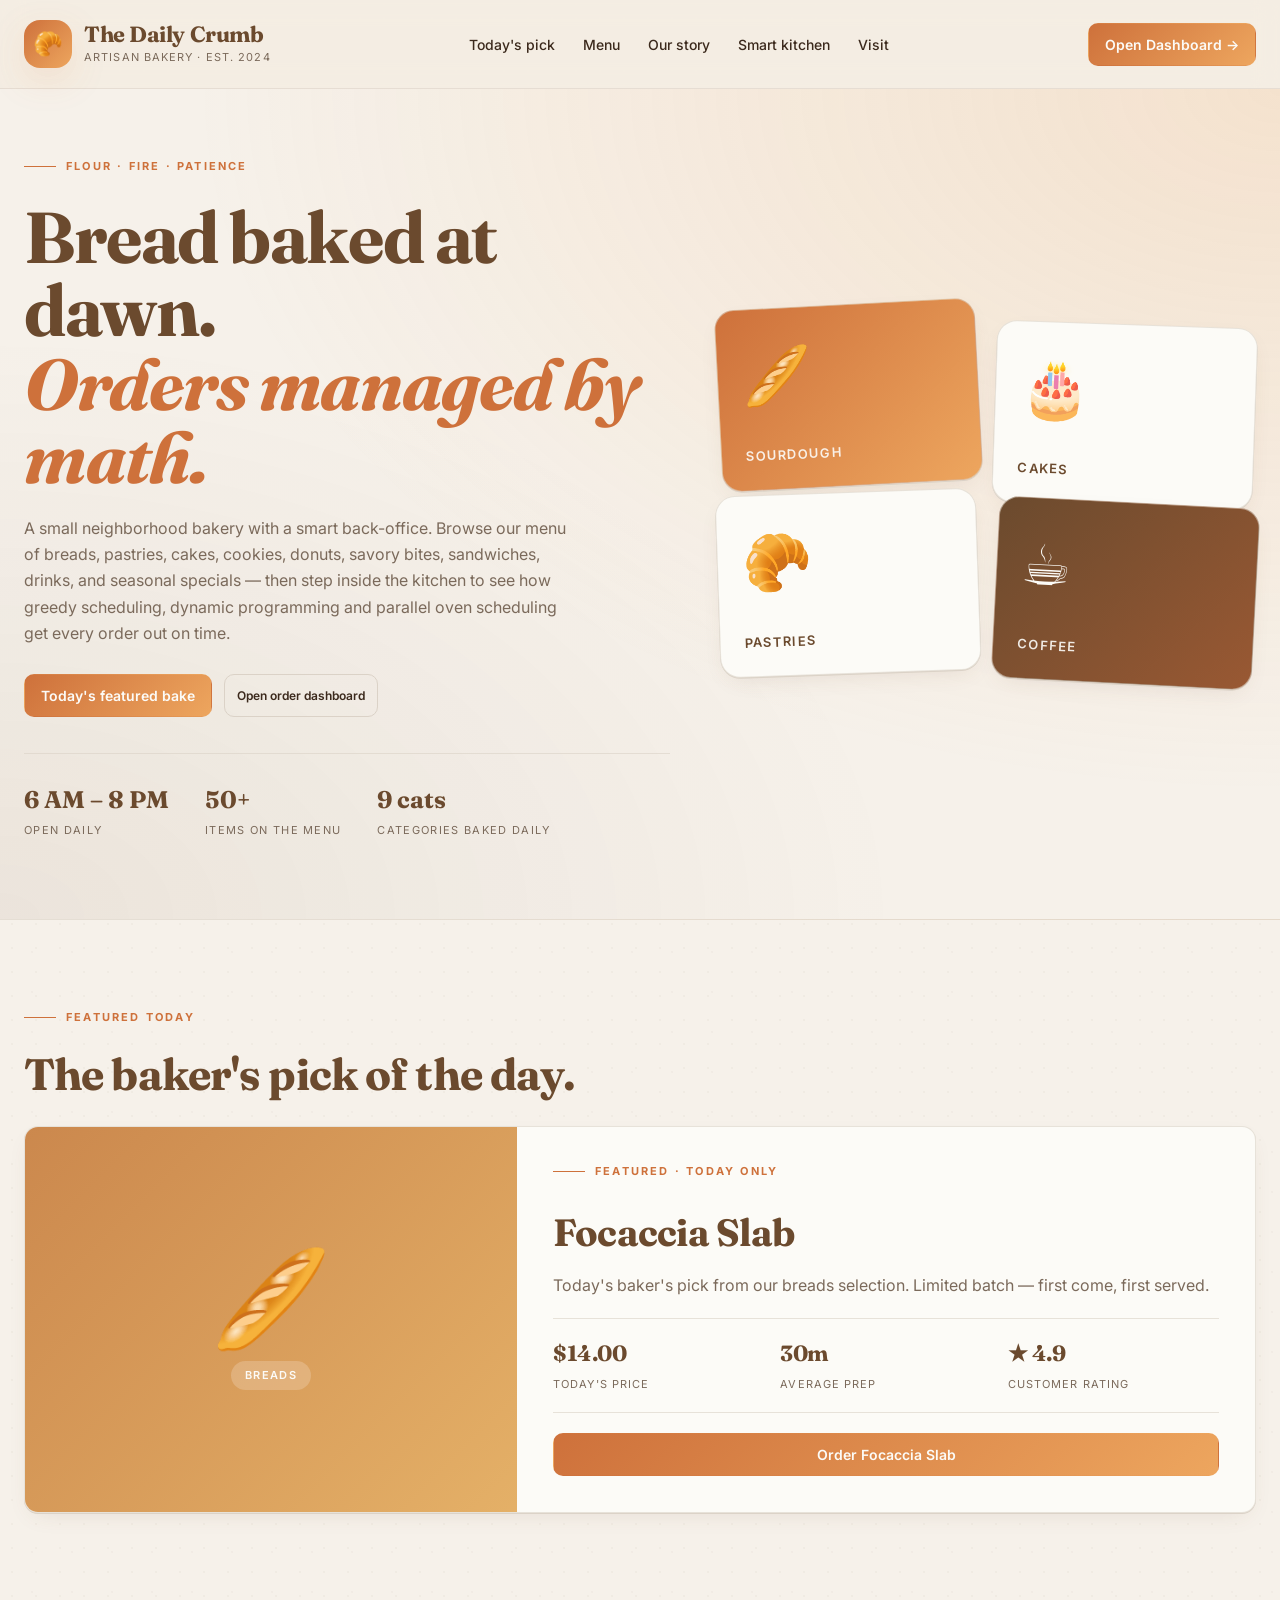
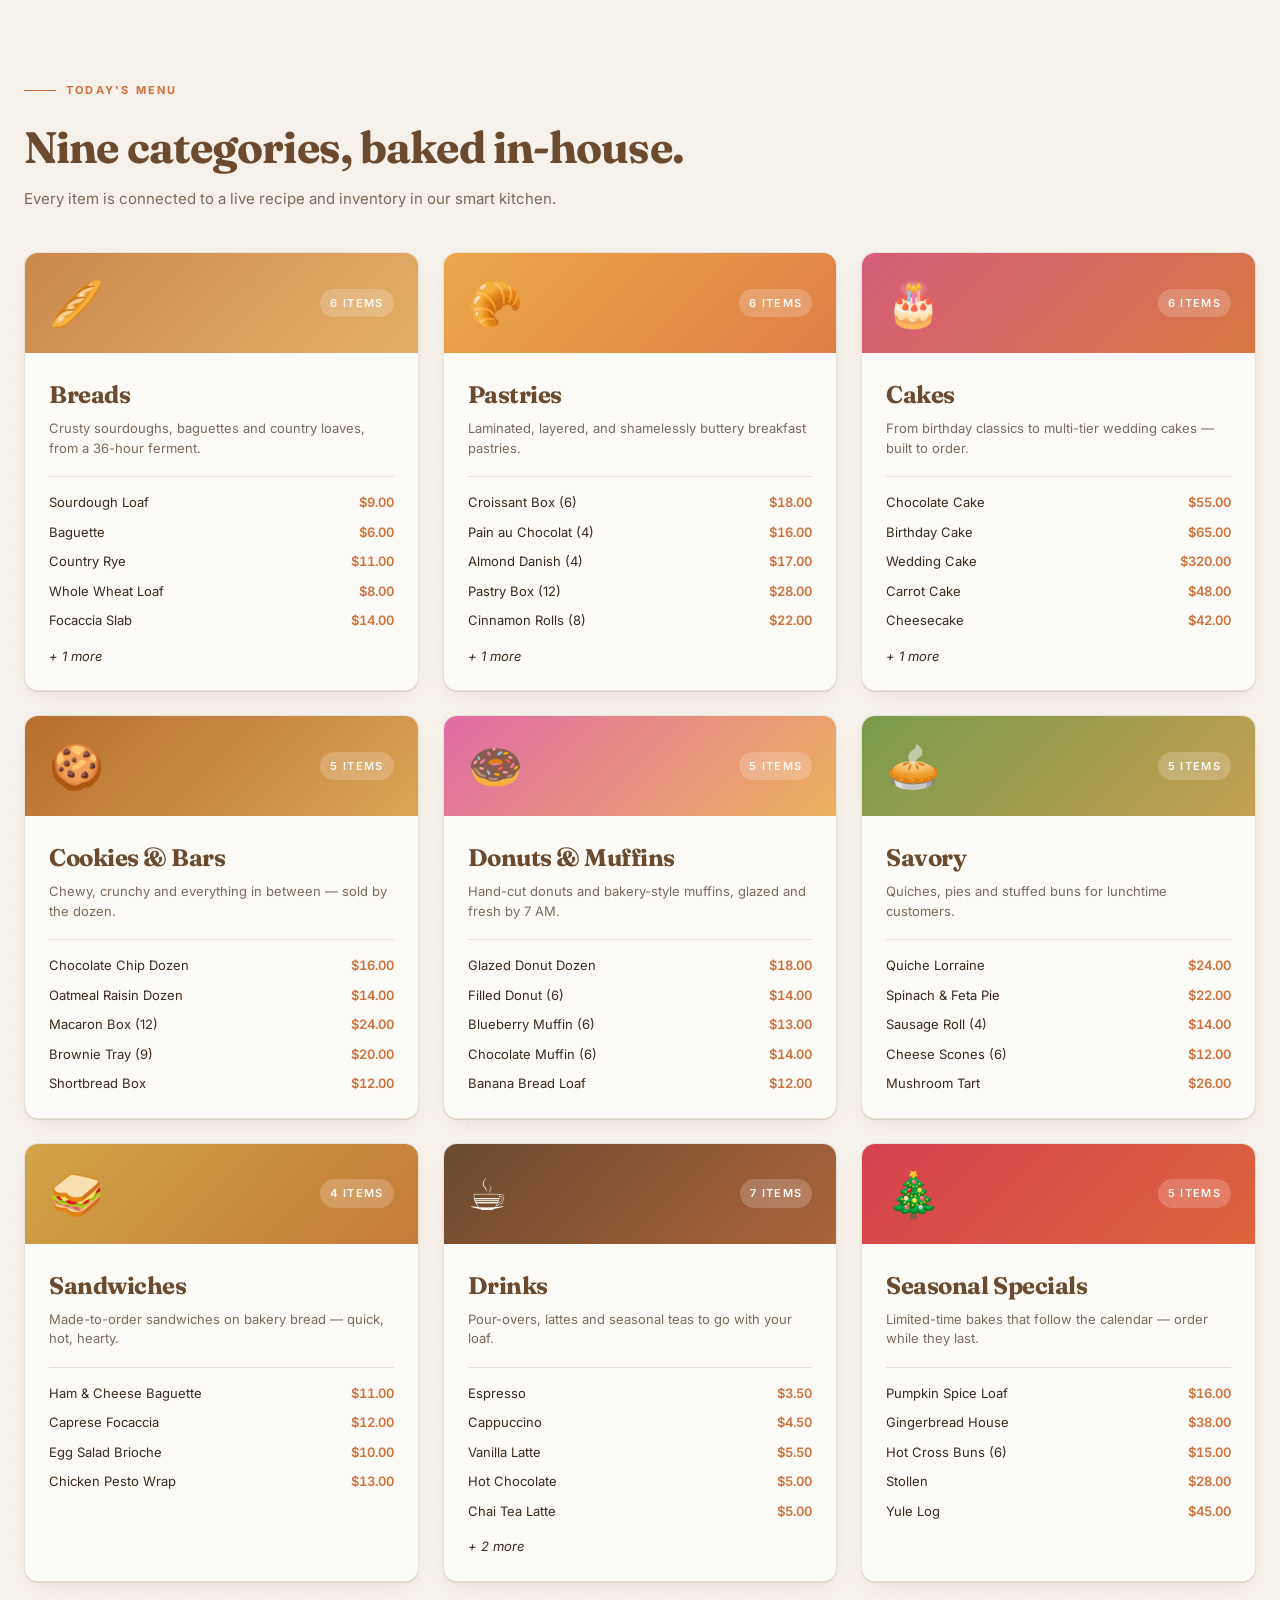
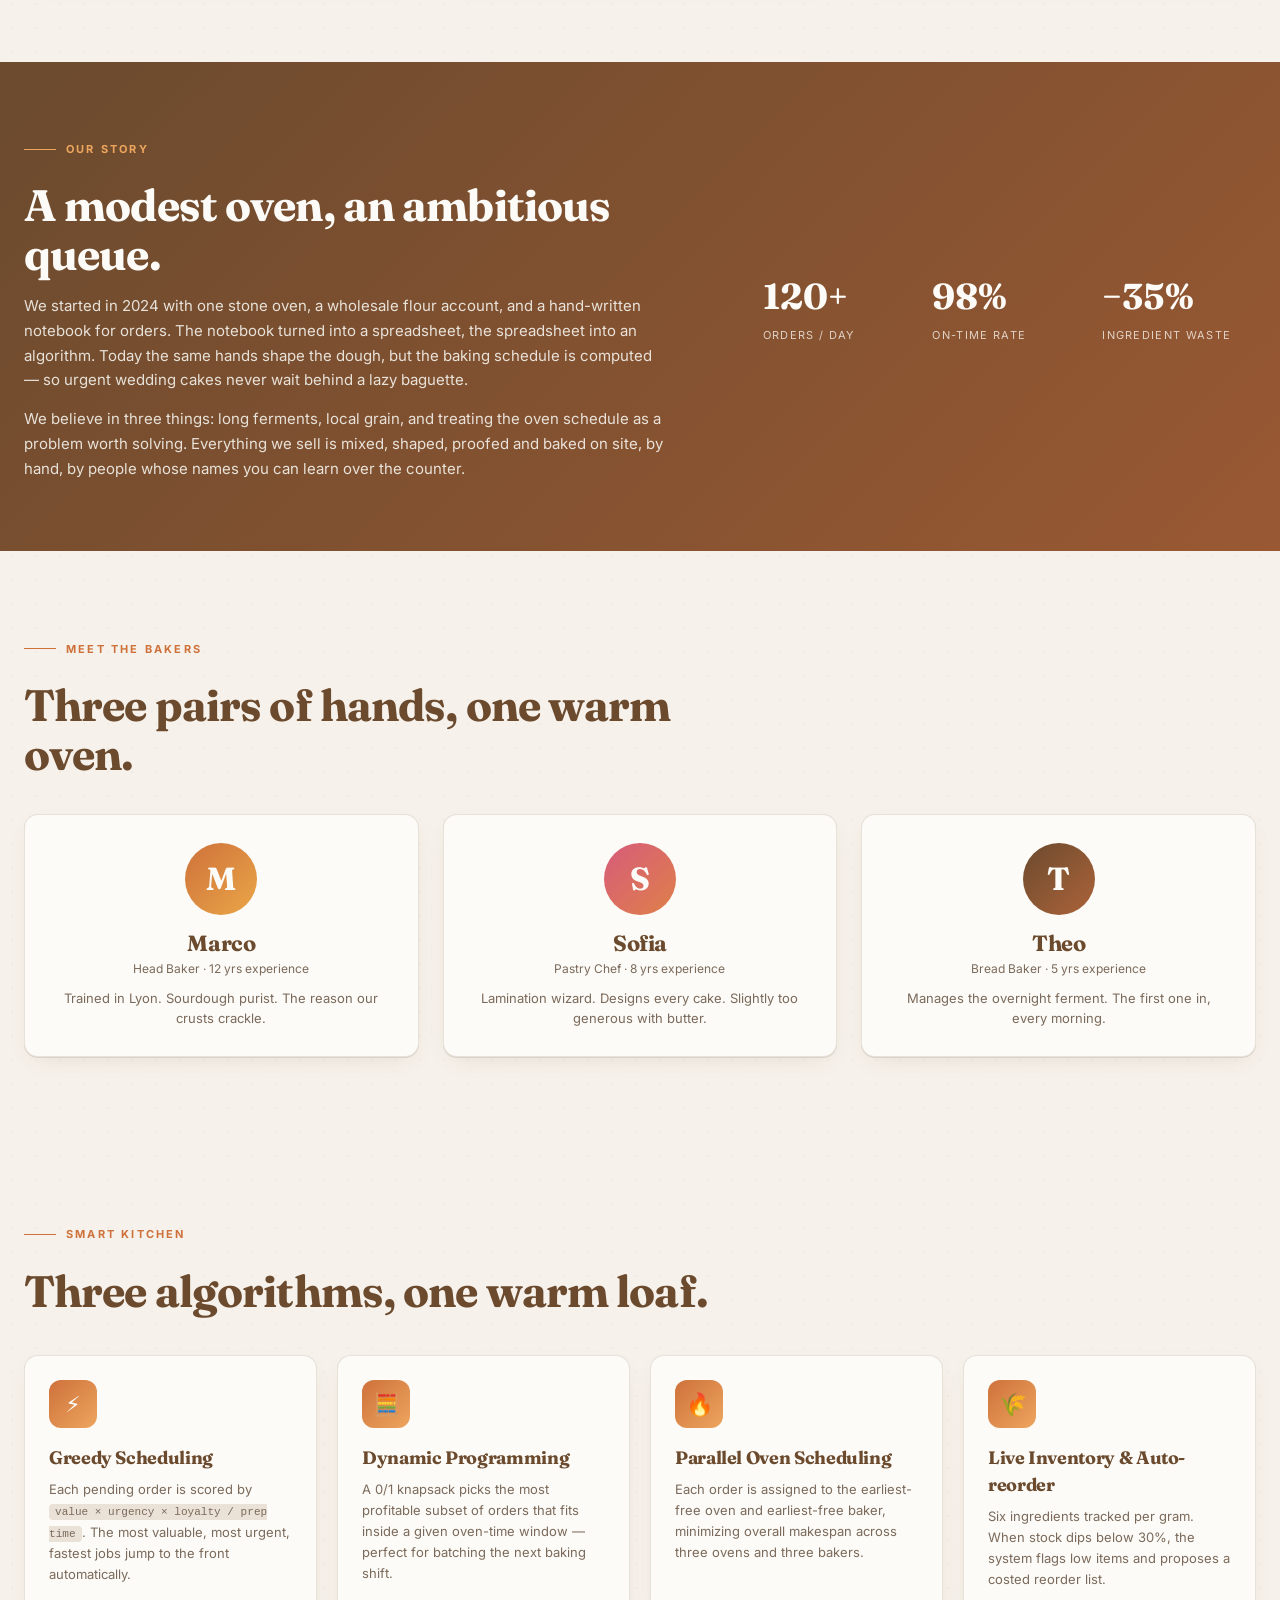
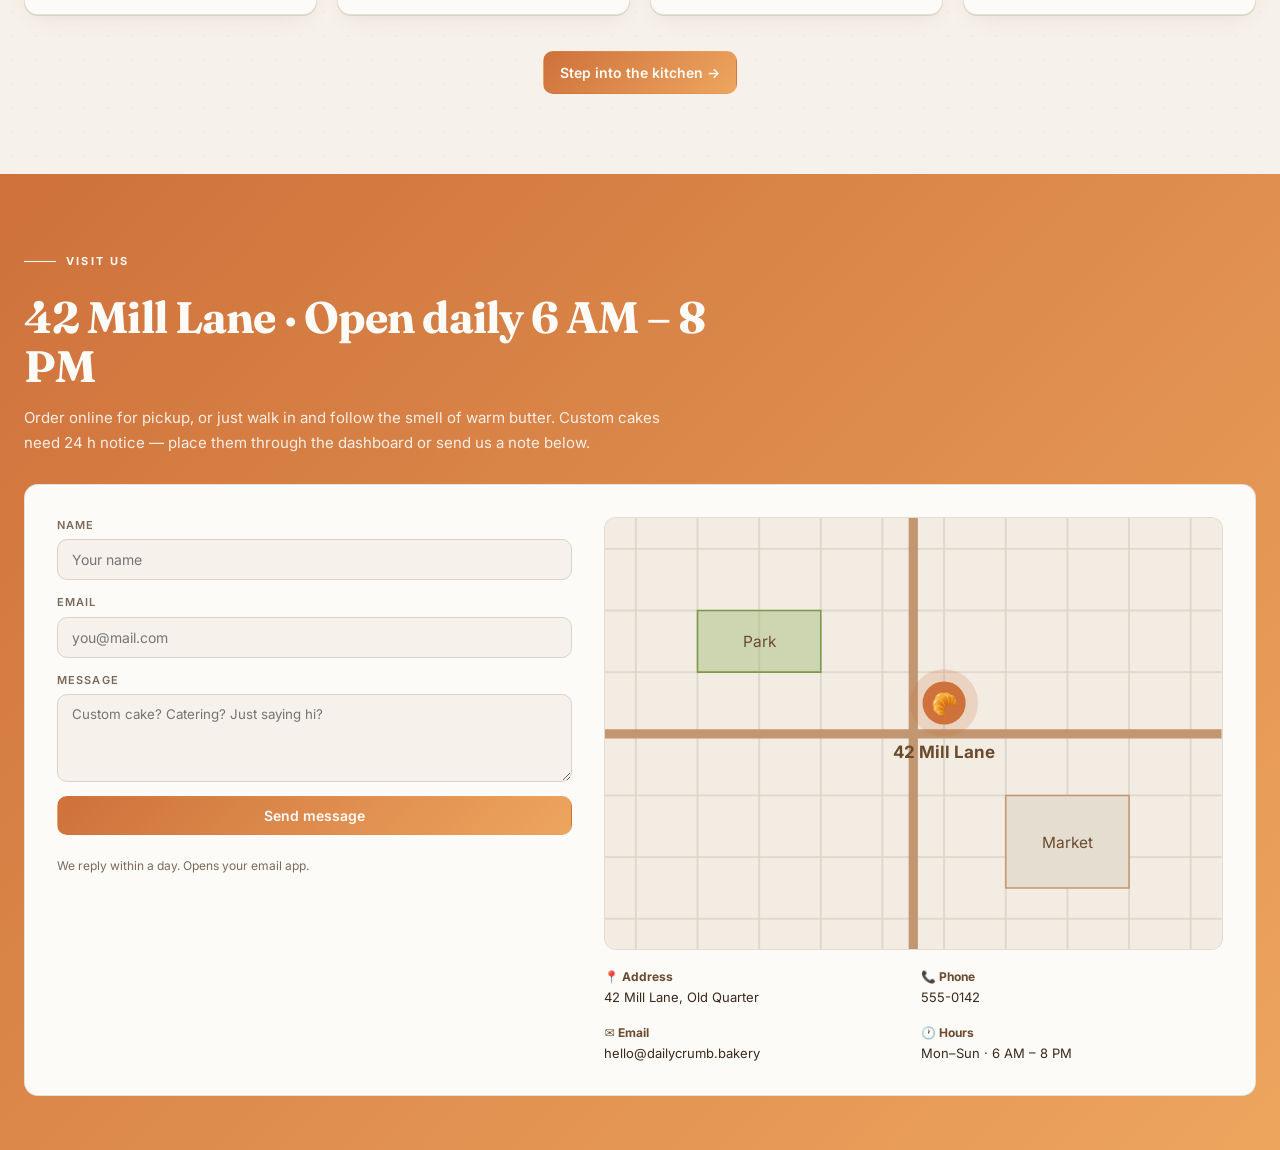
<file: index.html>
<!doctype html>
<html lang="en">
<head>
  <meta charset="UTF-8" />
  <meta http-equiv="refresh" content="0; url=cover.html" />
  <title>The Daily Crumb</title>
</head>
<body>
  <p>Redirecting to <a href="cover.html">The Daily Crumb</a>…</p>
</body>
</html>
</file>
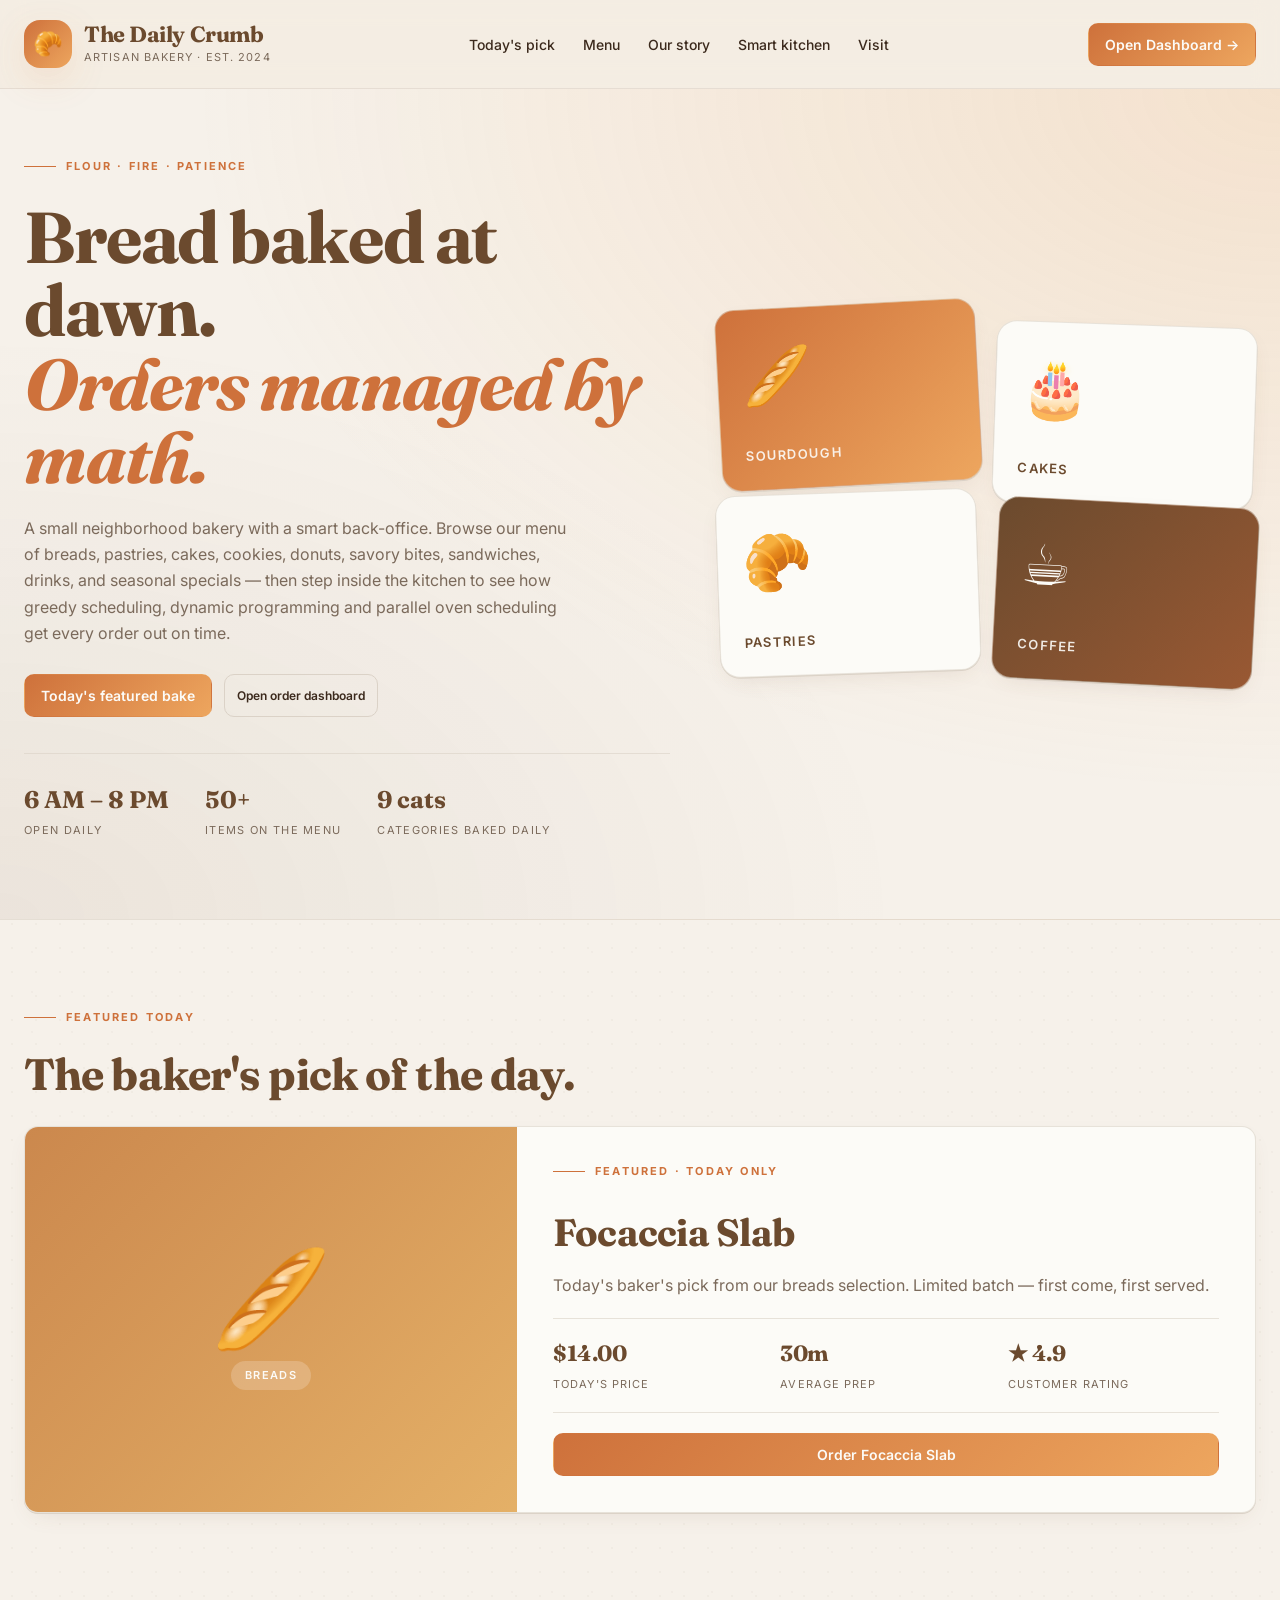
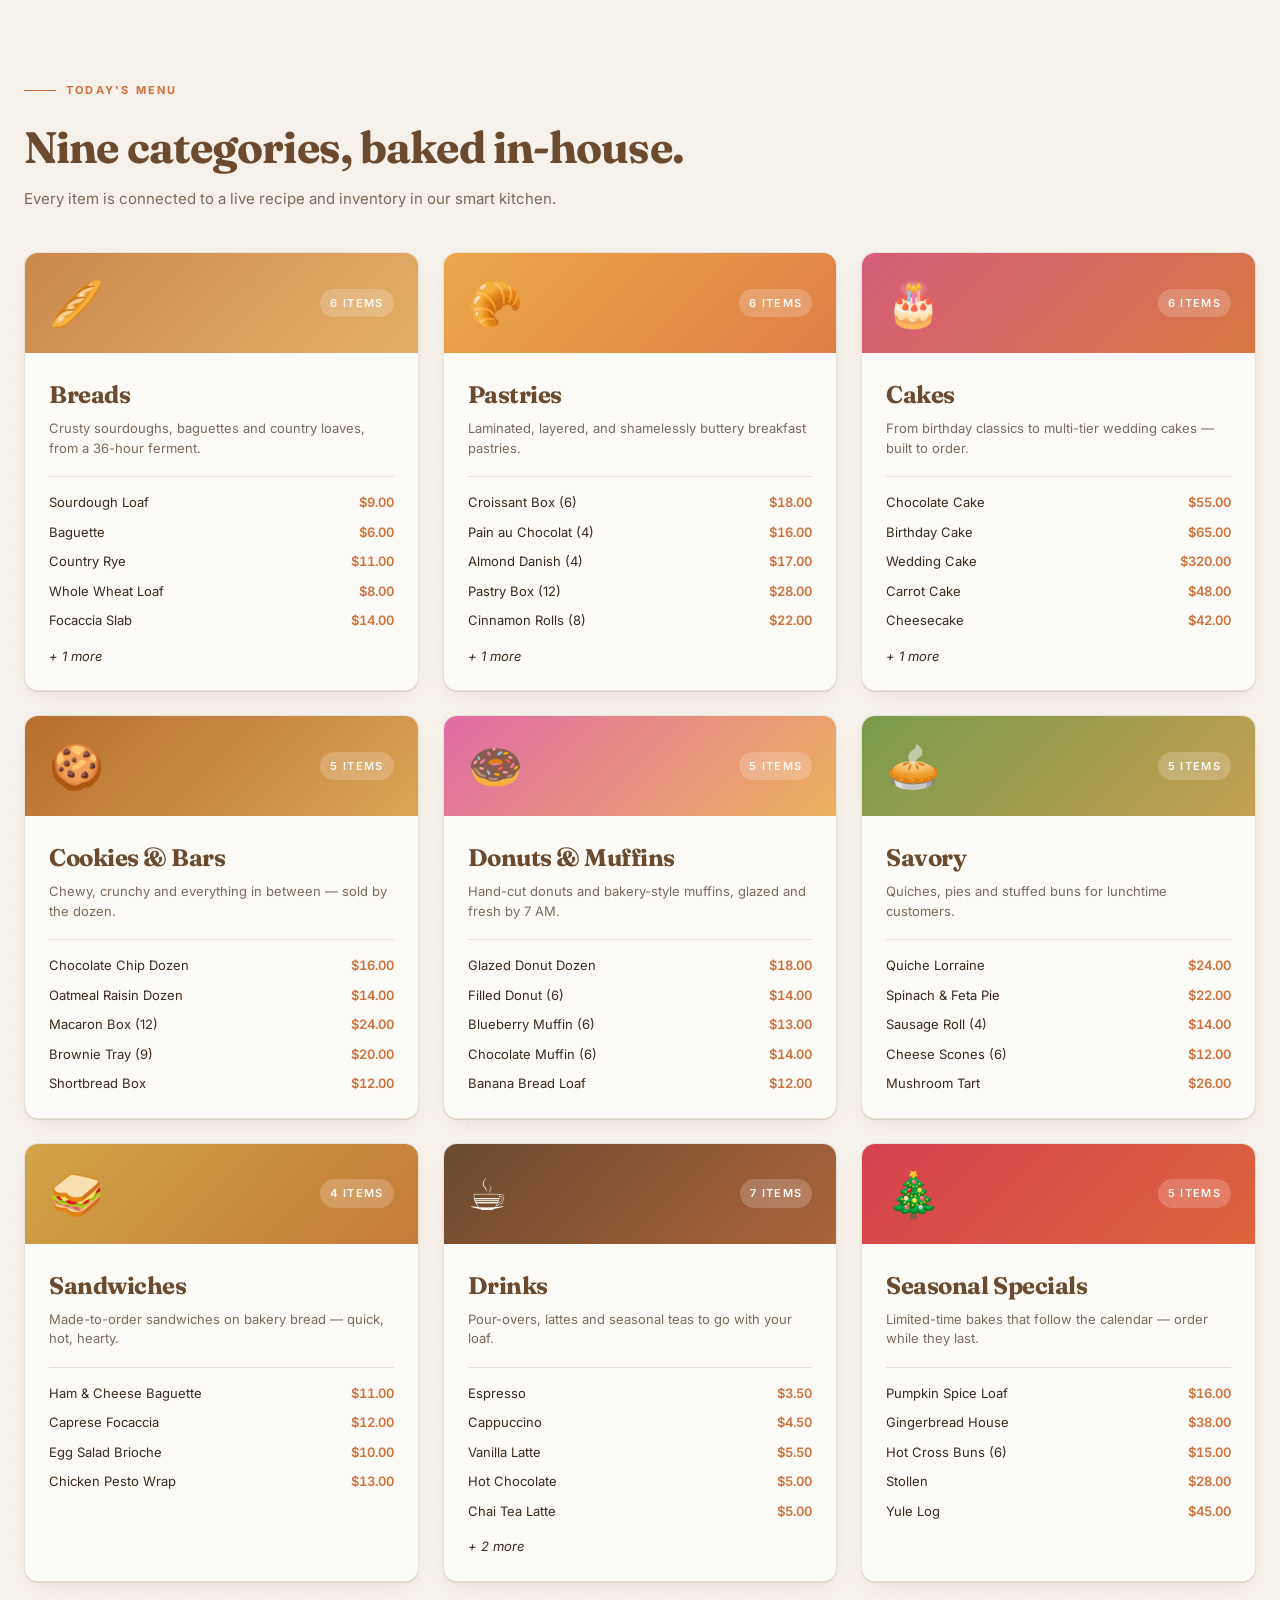
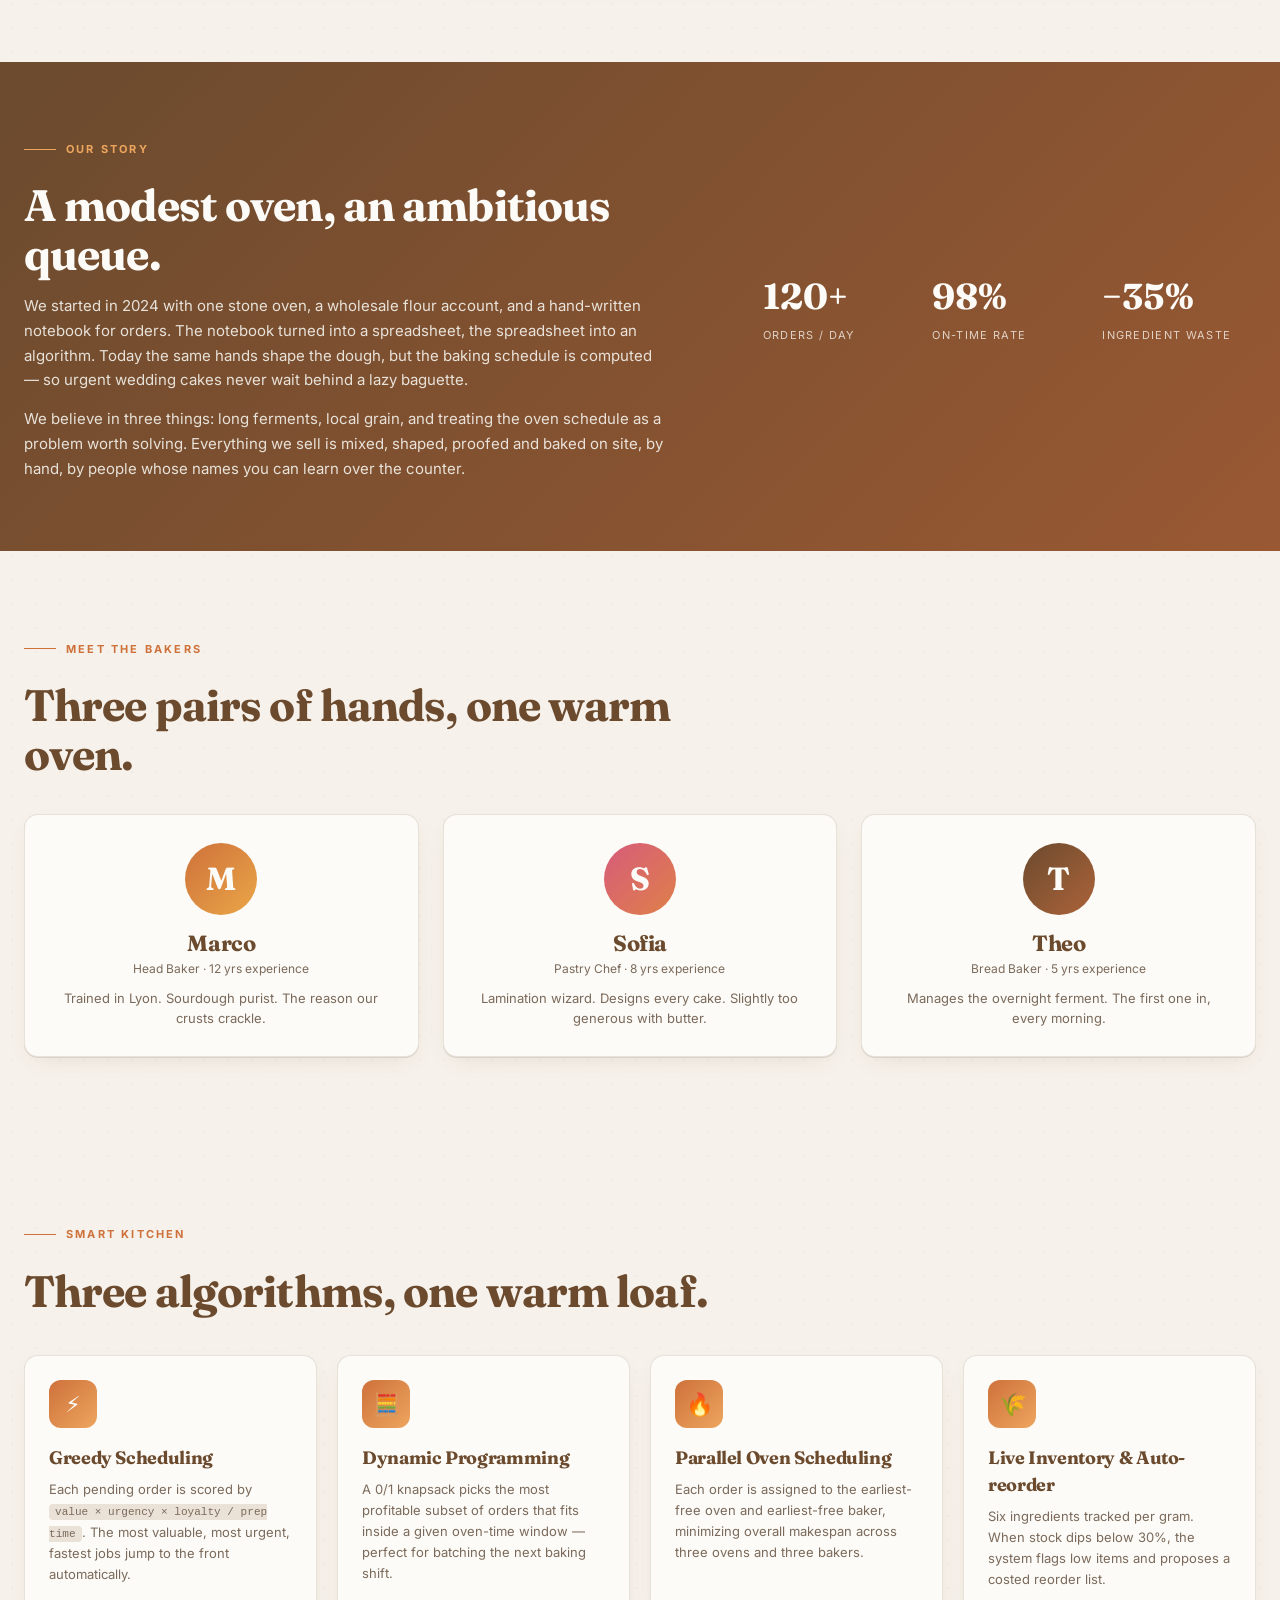
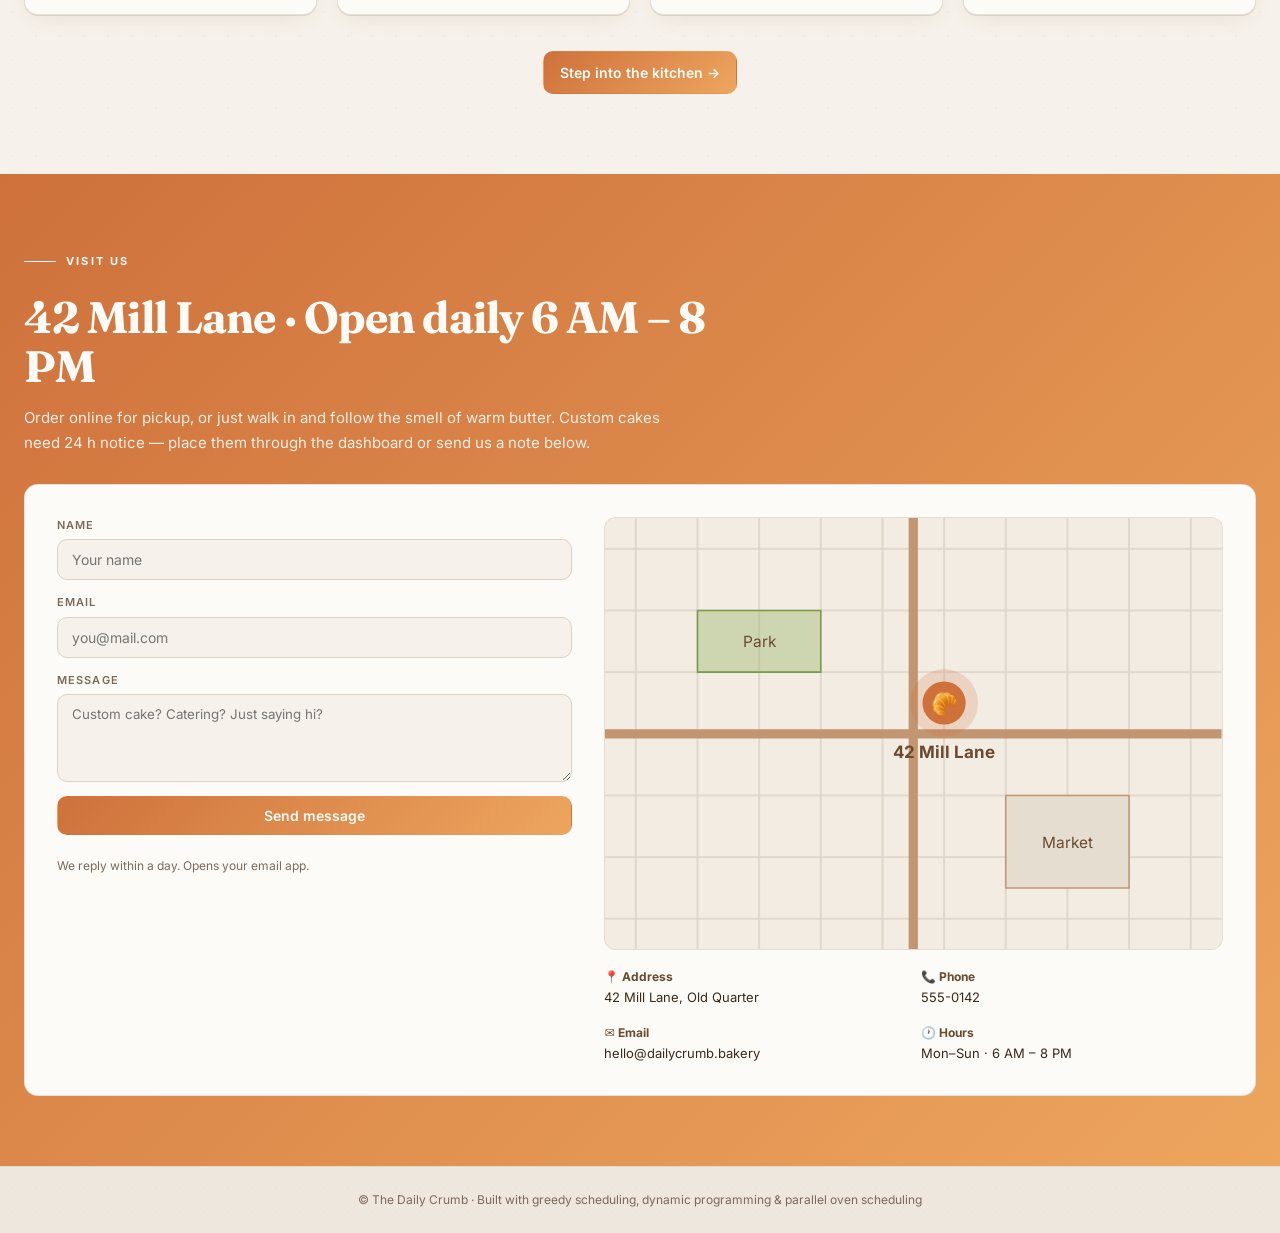
<file: cover.html>
<!doctype html>
<html lang="en">
<head>
  <meta charset="UTF-8" />
  <meta name="viewport" content="width=device-width, initial-scale=1.0" />
  <title>The Daily Crumb · Artisan Bakery & Smart Order Management</title>
  <meta name="description" content="Welcome to The Daily Crumb — artisan breads, pastries, cakes, donuts, savory bites, sandwiches and seasonal specials, powered by smart order scheduling." />
  <link rel="preconnect" href="https://fonts.googleapis.com">
  <link rel="preconnect" href="https://fonts.gstatic.com" crossorigin>
  <link href="https://fonts.googleapis.com/css2?family=Fraunces:opsz,ital,wght@9..144,0,400;9..144,0,600;9..144,0,700;9..144,1,600;9..144,1,700&family=Inter:wght@400;500;600;700&display=swap" rel="stylesheet">
  <link rel="stylesheet" href="styles.css" />
</head>
<body class="cover-body">
  <header class="site-header">
    <div class="container header-inner">
      <div class="brand">
        <div class="brand-mark">🥐</div>
        <div>
          <h1 class="brand-name">The Daily Crumb</h1>
          <p class="brand-tag">Artisan bakery · Est. 2024</p>
        </div>
      </div>
      <nav class="nav">
        <a href="#featured">Today's pick</a>
        <a href="#categories">Menu</a>
        <a href="#story">Our story</a>
        <a href="#tech">Smart kitchen</a>
        <a href="#visit">Visit</a>
      </nav>
      <a href="dashboard.html" class="btn btn-primary header-cta">Open Dashboard →</a>
    </div>
  </header>

  <!-- HERO COVER -->
  <section class="cover-hero">
    <div class="container cover-hero-inner">
      <div class="cover-text">
        <div class="kicker"><span class="line"></span> Flour · Fire · Patience</div>
        <h2 class="cover-title">
          Bread baked at dawn.<br>
          <em>Orders managed by math.</em>
        </h2>
        <p class="cover-sub">
          A small neighborhood bakery with a smart back-office. Browse our menu of breads,
          pastries, cakes, cookies, donuts, savory bites, sandwiches, drinks, and seasonal specials —
          then step inside the kitchen to see how greedy scheduling, dynamic programming and
          parallel oven scheduling get every order out on time.
        </p>
        <div class="cover-actions">
          <a href="#featured" class="btn btn-primary cover-btn">Today's featured bake</a>
          <a href="dashboard.html" class="btn btn-ghost cover-btn">Open order dashboard</a>
        </div>
        <div class="cover-meta">
          <div><strong>6 AM – 8 PM</strong><span>Open daily</span></div>
          <div><strong>50+</strong><span>Items on the menu</span></div>
          <div><strong>9 cats</strong><span>Categories baked daily</span></div>
        </div>
      </div>
      <div class="cover-art">
        <div class="cover-card cover-card-1">🥖<span>Sourdough</span></div>
        <div class="cover-card cover-card-2">🎂<span>Cakes</span></div>
        <div class="cover-card cover-card-3">🥐<span>Pastries</span></div>
        <div class="cover-card cover-card-4">☕<span>Coffee</span></div>
      </div>
    </div>
  </section>

  <!-- FEATURED ITEM OF THE DAY -->
  <section class="container cover-section" id="featured">
    <div class="kicker"><span class="line"></span> Featured today</div>
    <h3 class="cover-h3">The baker's pick of the day.</h3>
    <div id="featured-host" class="featured-card"></div>
  </section>

  <!-- CATEGORIES -->
  <section class="container cover-section" id="categories">
    <div class="kicker"><span class="line"></span> Today's menu</div>
    <h3 class="cover-h3">Nine categories, baked in-house.</h3>
    <p class="cover-lead">Every item is connected to a live recipe and inventory in our smart kitchen.</p>

    <div class="cat-grid" id="cat-grid"></div>
  </section>

  <!-- STORY (expanded) -->
  <section class="cover-strip" id="story">
    <div class="container cover-strip-inner">
      <div>
        <div class="kicker light"><span class="line"></span> Our story</div>
        <h3 class="cover-h3 light">A modest oven, an ambitious queue.</h3>
        <p class="cover-lead light">
          We started in 2024 with one stone oven, a wholesale flour account, and a hand-written
          notebook for orders. The notebook turned into a spreadsheet, the spreadsheet into an
          algorithm. Today the same hands shape the dough, but the baking schedule is computed
          — so urgent wedding cakes never wait behind a lazy baguette.
        </p>
        <p class="cover-lead light" style="margin-top:14px;">
          We believe in three things: long ferments, local grain, and treating the oven schedule
          as a problem worth solving. Everything we sell is mixed, shaped, proofed and baked on
          site, by hand, by people whose names you can learn over the counter.
        </p>
      </div>
      <div class="story-stats">
        <div><div class="num">120+</div><div class="lbl">Orders / day</div></div>
        <div><div class="num">98%</div><div class="lbl">On-time rate</div></div>
        <div><div class="num">−35%</div><div class="lbl">Ingredient waste</div></div>
      </div>
    </div>
  </section>

  <!-- TEAM (part of story expansion) -->
  <section class="container cover-section" id="team">
    <div class="kicker"><span class="line"></span> Meet the bakers</div>
    <h3 class="cover-h3">Three pairs of hands, one warm oven.</h3>
    <div class="team-grid">
      <div class="team-card">
        <div class="team-avatar" style="background:linear-gradient(135deg,hsl(22 60% 52%),hsl(35 80% 60%));">M</div>
        <h4>Marco</h4>
        <p class="muted small">Head Baker · 12 yrs experience</p>
        <p class="team-bio">Trained in Lyon. Sourdough purist. The reason our crusts crackle.</p>
      </div>
      <div class="team-card">
        <div class="team-avatar" style="background:linear-gradient(135deg,hsl(345 60% 60%),hsl(22 70% 58%));">S</div>
        <h4>Sofia</h4>
        <p class="muted small">Pastry Chef · 8 yrs experience</p>
        <p class="team-bio">Lamination wizard. Designs every cake. Slightly too generous with butter.</p>
      </div>
      <div class="team-card">
        <div class="team-avatar" style="background:linear-gradient(135deg,hsl(28 40% 30%),hsl(22 50% 45%));">T</div>
        <h4>Theo</h4>
        <p class="muted small">Bread Baker · 5 yrs experience</p>
        <p class="team-bio">Manages the overnight ferment. The first one in, every morning.</p>
      </div>
    </div>
  </section>

  <!-- TECH -->
  <section class="container cover-section" id="tech">
    <div class="kicker"><span class="line"></span> Smart kitchen</div>
    <h3 class="cover-h3">Three algorithms, one warm loaf.</h3>
    <div class="tech-grid">
      <div class="tech-card">
        <div class="tech-icon">⚡</div>
        <h4>Greedy Scheduling</h4>
        <p>Each pending order is scored by <code>value × urgency × loyalty / prep time</code>. The most
           valuable, most urgent, fastest jobs jump to the front automatically.</p>
      </div>
      <div class="tech-card">
        <div class="tech-icon">🧮</div>
        <h4>Dynamic Programming</h4>
        <p>A 0/1 knapsack picks the most profitable subset of orders that fits inside a
           given oven-time window — perfect for batching the next baking shift.</p>
      </div>
      <div class="tech-card">
        <div class="tech-icon">🔥</div>
        <h4>Parallel Oven Scheduling</h4>
        <p>Each order is assigned to the earliest-free oven and earliest-free baker, minimizing
           overall makespan across three ovens and three bakers.</p>
      </div>
      <div class="tech-card">
        <div class="tech-icon">🌾</div>
        <h4>Live Inventory & Auto-reorder</h4>
        <p>Six ingredients tracked per gram. When stock dips below 30%, the system flags
           low items and proposes a costed reorder list.</p>
      </div>
    </div>
    <div style="text-align:center; margin-top:36px;">
      <a href="dashboard.html" class="btn btn-primary cover-btn">Step into the kitchen →</a>
    </div>
  </section>

  <!-- VISIT + CONTACT FORM + MAP -->
  <section class="cover-strip light-strip" id="visit">
    <div class="container">
      <div class="kicker"><span class="line"></span> Visit us</div>
      <h3 class="cover-h3">42 Mill Lane · Open daily 6 AM – 8 PM</h3>
      <p class="cover-lead" style="margin-bottom:28px;">
        Order online for pickup, or just walk in and follow the smell of warm butter.
        Custom cakes need 24 h notice — place them through the dashboard or send us a note below.
      </p>
      <div class="contact-grid">
        <form id="cover-contact-form" class="contact-form">
          <label><span>Name</span><input id="cf-name" maxlength="60" required placeholder="Your name" /></label>
          <label><span>Email</span><input id="cf-email" type="email" maxlength="80" required placeholder="you@mail.com" /></label>
          <label><span>Message</span><textarea id="cf-msg" rows="4" maxlength="500" required placeholder="Custom cake? Catering? Just saying hi?"></textarea></label>
          <button type="submit" class="btn btn-primary cover-btn">Send message</button>
          <p class="muted small" style="margin-top:8px;">We reply within a day. Opens your email app.</p>
        </form>
        <div class="map-wrap">
          <div class="map-svg-wrap" aria-label="Map of bakery location">
            <!-- Stylized SVG map — no external service needed -->
            <svg viewBox="0 0 400 280" class="map-svg">
              <defs>
                <pattern id="streets" width="40" height="40" patternUnits="userSpaceOnUse">
                  <rect width="40" height="40" fill="hsl(36 38% 92%)"/>
                  <path d="M0 20 H40 M20 0 V40" stroke="hsl(35 25% 82%)" stroke-width="1"/>
                </pattern>
              </defs>
              <rect width="400" height="280" fill="url(#streets)"/>
              <path d="M0 140 H400" stroke="hsl(28 40% 60%)" stroke-width="6"/>
              <path d="M200 0 V280" stroke="hsl(28 40% 60%)" stroke-width="6"/>
              <path d="M60 60 L140 60 L140 100 L60 100 Z" fill="hsl(85 35% 55% / 0.4)" stroke="hsl(85 35% 45%)" stroke-width="1"/>
              <text x="100" y="84" text-anchor="middle" font-size="10" fill="hsl(28 40% 30%)">Park</text>
              <path d="M260 180 L340 180 L340 240 L260 240 Z" fill="hsl(35 30% 86%)" stroke="hsl(28 40% 60%)" stroke-width="1"/>
              <text x="300" y="214" text-anchor="middle" font-size="10" fill="hsl(28 40% 30%)">Market</text>
              <!-- Pin -->
              <circle cx="220" cy="120" r="22" fill="hsl(22 60% 52% / 0.2)"/>
              <circle cx="220" cy="120" r="14" fill="hsl(22 60% 52%)"/>
              <text x="220" y="125" text-anchor="middle" font-size="14" fill="white">🥐</text>
              <text x="220" y="156" text-anchor="middle" font-size="11" font-weight="700" fill="hsl(28 40% 30%)">42 Mill Lane</text>
            </svg>
          </div>
          <div class="map-info">
            <div><strong>📍 Address</strong><br>42 Mill Lane, Old Quarter</div>
            <div><strong>📞 Phone</strong><br>555-0142</div>
            <div><strong>✉ Email</strong><br>hello@dailycrumb.bakery</div>
            <div><strong>🕐 Hours</strong><br>Mon–Sun · 6 AM – 8 PM</div>
          </div>
        </div>
      </div>
    </div>
  </section>

  <footer class="site-footer">
    <div class="container small muted">© The Daily Crumb · Built with greedy scheduling, dynamic programming & parallel oven scheduling</div>
  </footer>

  <div id="toast-host" class="toast-host"></div>

  <script src="script.js"></script>
  <script>
    // Render category grid + featured item from the shared menu data.
    document.addEventListener("DOMContentLoaded", () => {
      // Categories grid
      const host = document.getElementById("cat-grid");
      if (host && typeof categories !== "undefined") {
        host.innerHTML = categories.map(cat => `
          <article class="cat-card">
            <div class="cat-head" style="background:${cat.gradient}">
              <span class="cat-emoji">${cat.emoji}</span>
              <span class="cat-count">${cat.items.length} items</span>
            </div>
            <div class="cat-body">
              <h4 class="cat-title">${cat.name}</h4>
              <p class="cat-desc">${cat.desc}</p>
              <ul class="cat-list">
                ${cat.items.slice(0, 5).map(it => `
                  <li><span>${it.name}</span><span class="cat-price">$${it.price.toFixed(2)}</span></li>
                `).join("")}
                ${cat.items.length > 5 ? `<li class="cat-more">+ ${cat.items.length - 5} more</li>` : ""}
              </ul>
            </div>
          </article>
        `).join("");
      }

      // Featured item — pick a deterministic-ish "item of the day" by date
      const featured = document.getElementById("featured-host");
      if (featured && typeof categories !== "undefined") {
        const allItems = categories.flatMap(c => c.items.map(it => ({ ...it, cat: c })));
        const dayIdx = new Date().getDate() % allItems.length;
        const f = allItems[dayIdx];
        featured.innerHTML = `
          <div class="featured-art" style="background:${f.cat.gradient}">
            <span class="featured-emoji">${f.cat.emoji}</span>
            <span class="featured-cat-tag">${f.cat.name}</span>
          </div>
          <div class="featured-body">
            <div class="kicker"><span class="line"></span> Featured · today only</div>
            <h4 class="featured-title">${f.name}</h4>
            <p class="featured-desc">Today's baker's pick from our ${f.cat.name.toLowerCase()} selection. Limited batch — first come, first served.</p>
            <div class="featured-meta">
              <div><strong class="display">$${f.price.toFixed(2)}</strong><span>Today's price</span></div>
              <div><strong class="display">${f.prep}m</strong><span>Average prep</span></div>
              <div><strong class="display">★ 4.9</strong><span>Customer rating</span></div>
            </div>
            <a href="dashboard.html" class="btn btn-primary cover-btn" style="margin-top:8px;">Order ${f.name}</a>
          </div>
        `;
      }

      // Contact form -> mailto with safe encoding
      const cf = document.getElementById("cover-contact-form");
      if (cf) {
        cf.addEventListener("submit", e => {
          e.preventDefault();
          const name = document.getElementById("cf-name").value.trim().slice(0, 60);
          const email = document.getElementById("cf-email").value.trim().slice(0, 80);
          const msg = document.getElementById("cf-msg").value.trim().slice(0, 500);
          if (!name || !email || !msg) return;
          const subject = encodeURIComponent(`Hello from ${name}`);
          const body = encodeURIComponent(`${msg}\n\n— ${name} (${email})`);
          window.location.href = `mailto:hello@dailycrumb.bakery?subject=${subject}&body=${body}`;
          if (typeof toast === "function") toast("Opening your email app…", "Thanks for reaching out!");
          cf.reset();
        });
      }
    });
  </script>
</body>
</html>
</file>
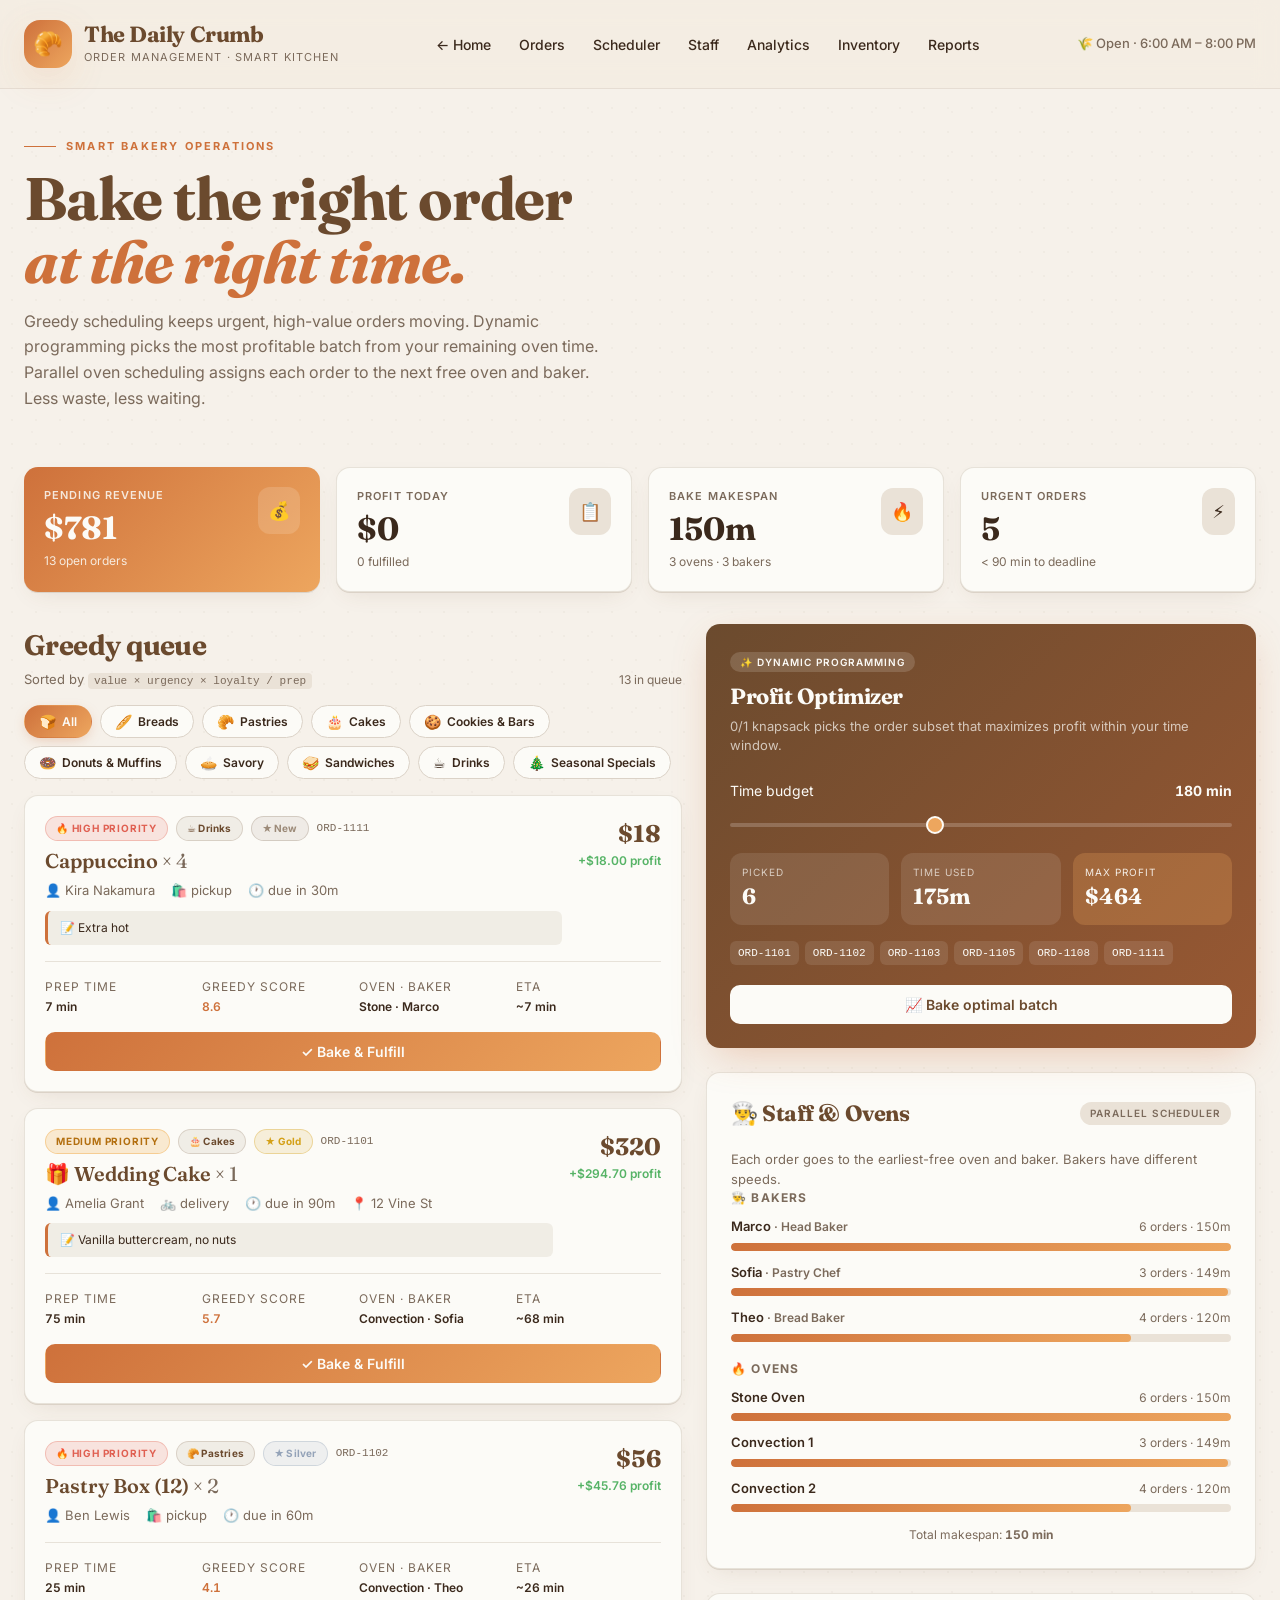
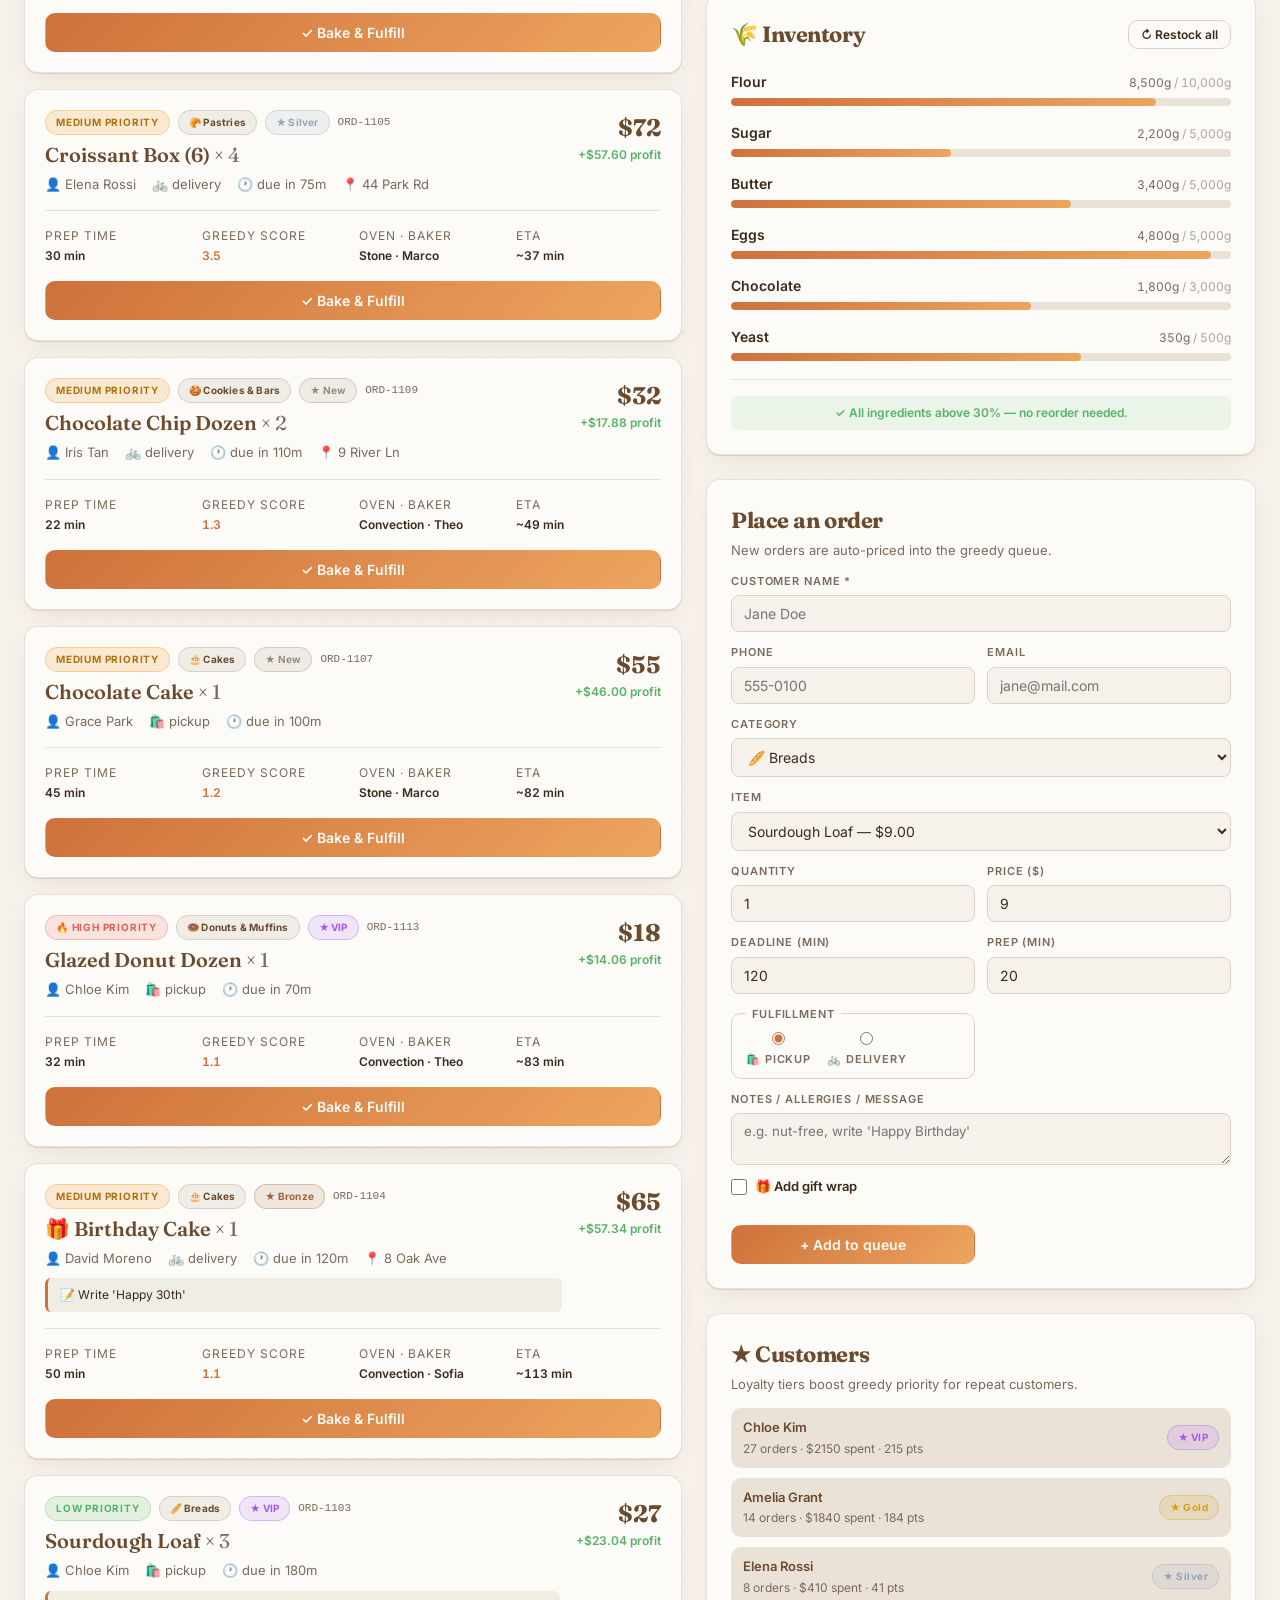
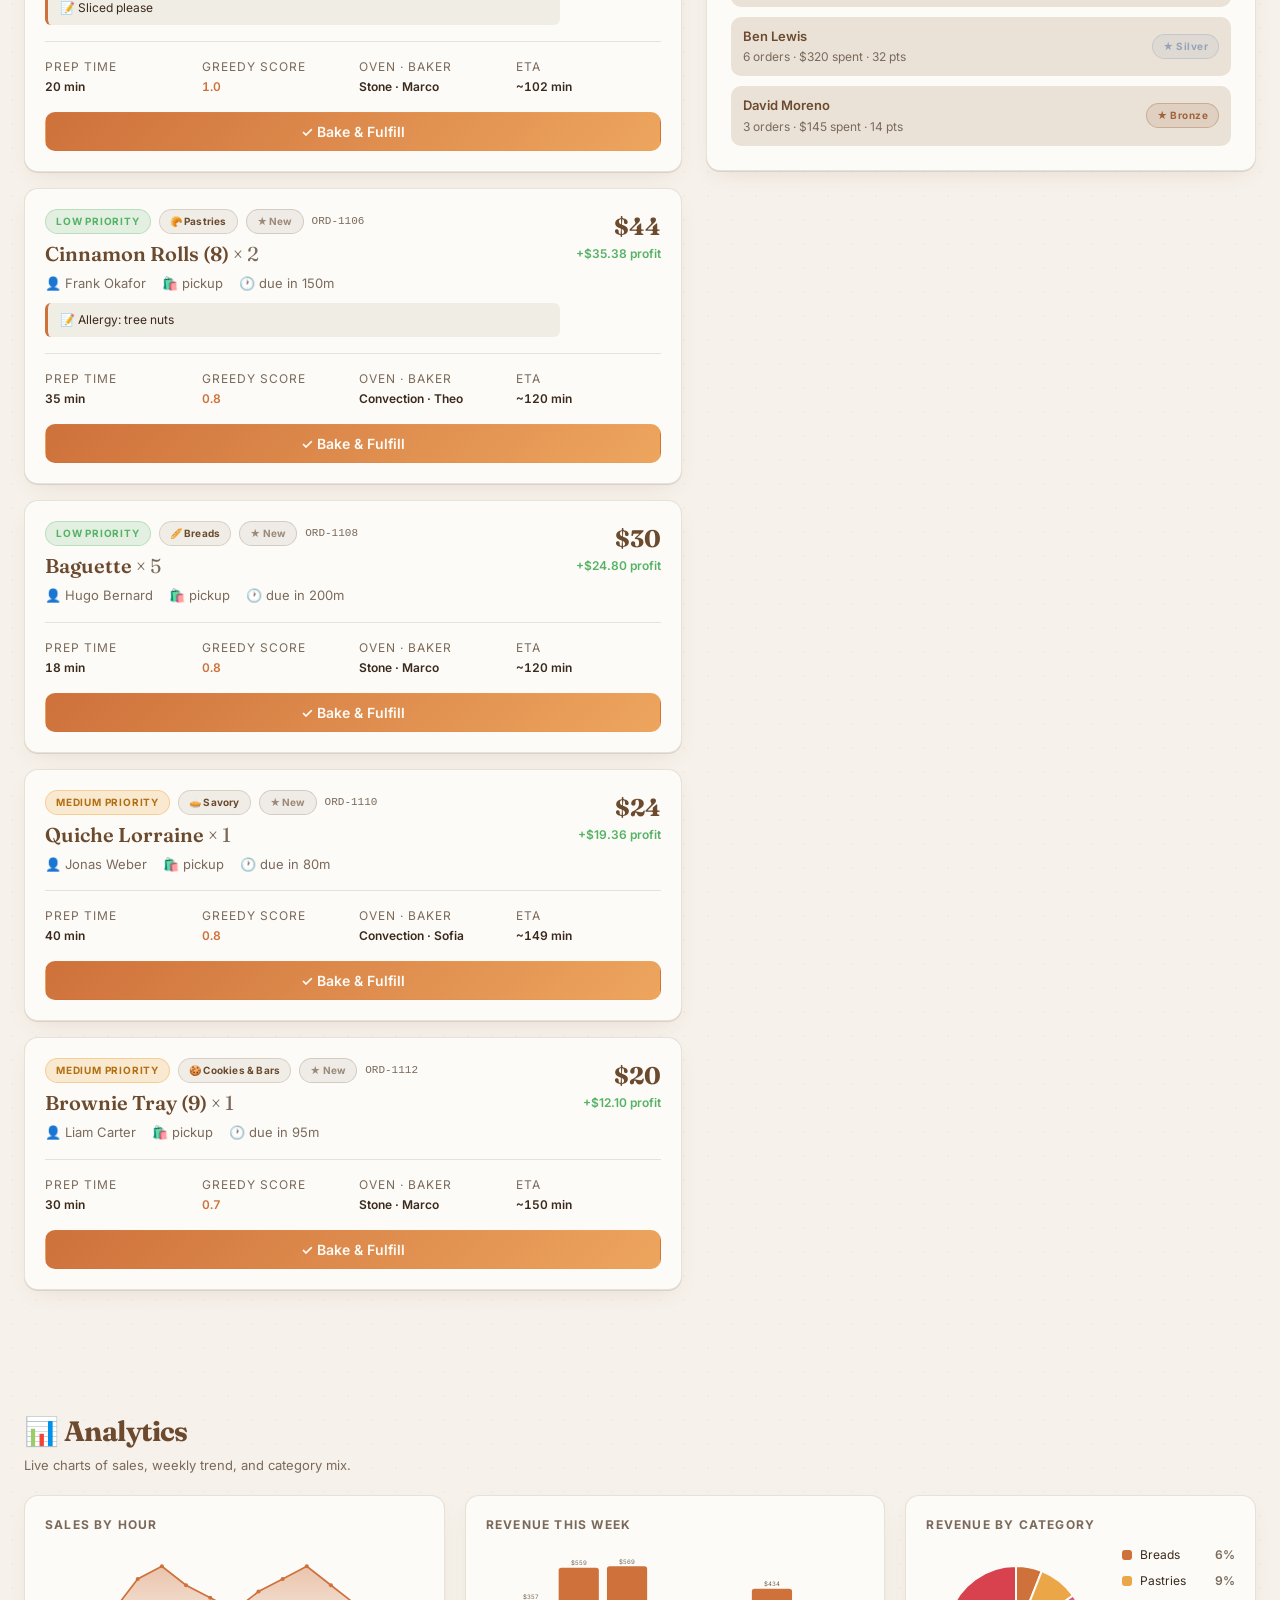
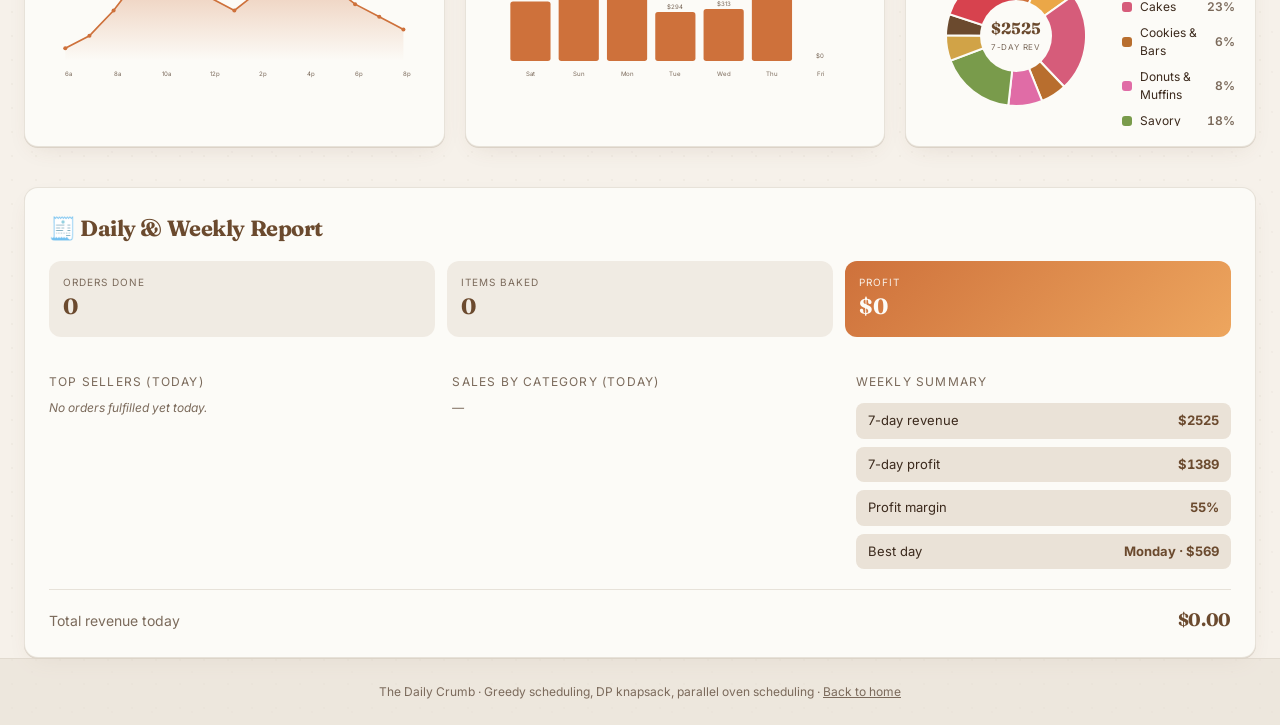
<file: dashboard.html>
<!doctype html>
<html lang="en">
<head>
  <meta charset="UTF-8" />
  <meta name="viewport" content="width=device-width, initial-scale=1.0" />
  <title>Dashboard · The Daily Crumb</title>
  <meta name="description" content="Manage bakery orders with greedy priority scheduling, dynamic programming profit optimization, oven scheduling, and live analytics." />
  <link rel="preconnect" href="https://fonts.googleapis.com">
  <link rel="preconnect" href="https://fonts.gstatic.com" crossorigin>
  <link href="https://fonts.googleapis.com/css2?family=Fraunces:opsz,ital,wght@9..144,0,400;9..144,0,600;9..144,0,700;9..144,1,600;9..144,1,700&family=Inter:wght@400;500;600;700&display=swap" rel="stylesheet">
  <link rel="stylesheet" href="styles.css" />
</head>
<body>
  <header class="site-header">
    <div class="container header-inner">
      <div class="brand">
        <a href="cover.html" style="display:flex; align-items:center; gap:12px;">
          <div class="brand-mark">🥐</div>
          <div>
            <h1 class="brand-name">The Daily Crumb</h1>
            <p class="brand-tag">Order management · Smart kitchen</p>
          </div>
        </a>
      </div>
      <nav class="nav">
        <a href="cover.html">← Home</a>
        <a href="#orders">Orders</a>
        <a href="#scheduler">Scheduler</a>
        <a href="#staff">Staff</a>
        <a href="#analytics">Analytics</a>
        <a href="#inventory">Inventory</a>
        <a href="#reports">Reports</a>
      </nav>
      <div class="hours">🌾 Open · 6:00 AM – 8:00 PM</div>
    </div>
  </header>

  <section class="container hero">
    <div class="kicker"><span class="line"></span> Smart bakery operations</div>
    <h2 class="hero-title">Bake the right order<br><em>at the right time.</em></h2>
    <p class="hero-sub">Greedy scheduling keeps urgent, high-value orders moving. Dynamic programming picks the most profitable batch from your remaining oven time. Parallel oven scheduling assigns each order to the next free oven and baker. Less waste, less waiting.</p>
  </section>

  <section class="container stats" id="stats"></section>

  <section class="container main-grid">
    <div class="queue-col" id="orders">
      <div class="section-head">
        <div>
          <h2 class="section-title">Greedy queue</h2>
          <p class="section-sub">Sorted by <code>value × urgency × loyalty / prep</code></p>
        </div>
        <span class="muted small" id="queue-count"></span>
      </div>

      <div class="cat-filter" id="cat-filter"></div>

      <div id="queue"></div>
    </div>

    <aside class="side-col">
      <div class="card card-dark" id="scheduler">
        <div class="badge-row">
          <span class="chip chip-light">✨ Dynamic Programming</span>
        </div>
        <h2 class="card-title light">Profit Optimizer</h2>
        <p class="card-sub light">0/1 knapsack picks the order subset that maximizes profit within your time window.</p>
        <div class="slider-row">
          <span>Time budget</span>
          <span class="bold tabular" id="budget-val">180 min</span>
        </div>
        <input type="range" id="budget" min="30" max="400" step="10" value="180" />
        <div class="dp-stats" id="dp-stats"></div>
        <div class="dp-picks" id="dp-picks"></div>
        <button class="btn btn-light" id="dp-apply">📈 Bake optimal batch</button>
      </div>

      <div class="card" id="staff">
        <div class="card-head">
          <h2 class="card-title">👨‍🍳 Staff & Ovens</h2>
          <span class="chip chip-mute">Parallel scheduler</span>
        </div>
        <p class="card-sub">Each order goes to the earliest-free oven and baker. Bakers have different speeds.</p>
        <div id="staff-panel"></div>
      </div>

      <div class="card" id="inventory">
        <div class="card-head">
          <h2 class="card-title">🌾 Inventory</h2>
          <button class="btn btn-ghost" id="restock">↻ Restock all</button>
        </div>
        <div id="ingredients"></div>
        <div id="reorder-panel" class="reorder-panel"></div>
      </div>

      <div class="card">
        <h2 class="card-title">Place an order</h2>
        <p class="card-sub">New orders are auto-priced into the greedy queue.</p>
        <form id="new-order-form" class="form-grid">
          <label class="full"><span>Customer name *</span><input id="f-customer" placeholder="Jane Doe" maxlength="60" required /></label>
          <label><span>Phone</span><input id="f-phone" placeholder="555-0100" maxlength="20" /></label>
          <label><span>Email</span><input id="f-email" type="email" placeholder="jane@mail.com" maxlength="80" /></label>
          <label class="full"><span>Category</span><select id="f-cat"></select></label>
          <label class="full"><span>Item</span><select id="f-item"></select></label>
          <label><span>Quantity</span><input id="f-qty" type="number" min="1" value="1" /></label>
          <label><span>Price ($)</span><input id="f-price" type="number" min="1" value="15" /></label>
          <label><span>Deadline (min)</span><input id="f-deadline" type="number" min="10" value="120" /></label>
          <label><span>Prep (min)</span><input id="f-prep" type="number" min="5" value="30" /></label>
          <fieldset class="full radio-group">
            <legend>Fulfillment</legend>
            <label class="radio-pill"><input type="radio" name="f-type" value="pickup" checked /><span>🛍️ Pickup</span></label>
            <label class="radio-pill"><input type="radio" name="f-type" value="delivery" /><span>🚲 Delivery</span></label>
          </fieldset>
          <label class="full" id="f-addr-label"><span>Delivery address</span><input id="f-address" placeholder="12 Vine St, Apt 3" maxlength="120" /></label>
          <label class="full"><span>Notes / allergies / message</span><textarea id="f-notes" rows="2" maxlength="200" placeholder="e.g. nut-free, write 'Happy Birthday'"></textarea></label>
          <label class="full check-row"><input type="checkbox" id="f-gift" /><span>🎁 Add gift wrap</span></label>
          <button class="btn btn-primary full" type="submit">+ Add to queue</button>
        </form>
      </div>

      <div class="card">
        <h2 class="card-title">★ Customers</h2>
        <p class="card-sub">Loyalty tiers boost greedy priority for repeat customers.</p>
        <div id="customer-list" class="customer-list"></div>
      </div>
    </aside>
  </section>

  <section class="container analytics-section" id="analytics">
    <div class="section-head">
      <div>
        <h2 class="section-title">📊 Analytics</h2>
        <p class="section-sub">Live charts of sales, weekly trend, and category mix.</p>
      </div>
    </div>
    <div class="analytics-grid">
      <div class="card chart-card" id="chart-hourly"></div>
      <div class="card chart-card" id="chart-weekly"></div>
      <div class="card chart-card" id="chart-pie"></div>
    </div>
  </section>

  <section class="container" id="reports">
    <div class="card">
      <h2 class="card-title">🧾 Daily & Weekly Report</h2>
      <div id="report-stats" class="report-stats"></div>
      <div class="report-grid">
        <div>
          <p class="muted small uppercase tracked">Top sellers (today)</p>
          <div id="top-sellers"></div>
        </div>
        <div>
          <p class="muted small uppercase tracked">Sales by category (today)</p>
          <div id="cat-breakdown"></div>
        </div>
        <div>
          <p class="muted small uppercase tracked">Weekly summary</p>
          <div id="week-summary" class="week-summary"></div>
        </div>
      </div>
      <div class="report-total">
        <span class="muted">Total revenue today</span>
        <span class="bold display" id="report-total">$0.00</span>
      </div>
    </div>
  </section>

  <footer class="site-footer">
    <div class="container small muted">The Daily Crumb · Greedy scheduling, DP knapsack, parallel oven scheduling · <a href="cover.html" style="color:inherit; text-decoration:underline;">Back to home</a></div>
  </footer>

  <div id="toast-host" class="toast-host"></div>

  <script src="script.js"></script>
</body>
</html>
</file>
<file: styles.css>
:root {
  --background: hsl(36 38% 94%);
  --foreground: hsl(25 35% 17%);
  --card: hsl(38 50% 98%);
  --primary: hsl(22 60% 52%);
  --primary-foreground: hsl(38 50% 98%);
  --primary-glow: hsl(30 80% 65%);
  --secondary: hsl(35 30% 88%);
  --muted: hsl(35 25% 90%);
  --muted-foreground: hsl(28 15% 42%);
  --border: hsl(32 22% 82%);
  --destructive: hsl(0 65% 55%);
  --priority-high: hsl(6 70% 60%);
  --priority-medium: hsl(35 85% 58%);
  --priority-low: hsl(130 38% 52%);
  --crust: hsl(28 40% 30%);
  --parchment: hsl(38 45% 92%);
  --parchment-deep: hsl(35 30% 86%);
  --gradient-warm: linear-gradient(135deg, hsl(22 60% 52%), hsl(30 80% 65%));
  --gradient-crust: linear-gradient(135deg, hsl(28 40% 30%), hsl(22 50% 40%));
  --shadow-paper: 0 1px 0 hsl(32 22% 82%), 0 8px 24px -10px hsl(28 40% 30% / 0.15);
  --shadow-warm: 0 12px 40px -10px hsl(22 60% 52% / 0.35);
  --radius: 14px;
}

* { box-sizing: border-box; margin: 0; padding: 0; }

body {
  font-family: 'Inter', system-ui, -apple-system, sans-serif;
  background-color: var(--background);
  color: var(--foreground);
  background-image:
    radial-gradient(hsl(28 40% 30% / 0.04) 1px, transparent 1px),
    radial-gradient(hsl(28 40% 30% / 0.03) 1px, transparent 1px);
  background-size: 24px 24px, 40px 40px;
  background-position: 0 0, 12px 12px;
  min-height: 100vh;
  line-height: 1.5;
}

h1, h2, h3, h4, .display {
  font-family: 'Fraunces', serif;
  letter-spacing: -0.02em;
  color: var(--crust);
  font-weight: 700;
}

a { color: inherit; text-decoration: none; }
code { background: var(--secondary); padding: 2px 6px; border-radius: 4px; font-size: 0.85em; }
button { font-family: inherit; cursor: pointer; border: none; background: none; }
input, select { font-family: inherit; font-size: 14px; }

.container { max-width: 1280px; margin: 0 auto; padding: 0 24px; }
.muted { color: var(--muted-foreground); }
.small { font-size: 12px; }
.bold { font-weight: 700; }
.tabular { font-variant-numeric: tabular-nums; }
.uppercase { text-transform: uppercase; }
.tracked { letter-spacing: 0.1em; }

/* Header */
.site-header {
  border-bottom: 1px solid hsl(32 22% 82% / 0.6);
  background: hsl(38 45% 92% / 0.8);
  backdrop-filter: blur(12px);
  position: sticky; top: 0; z-index: 30;
}
.header-inner { display: flex; align-items: center; justify-content: space-between; padding: 20px 24px; gap: 24px; }
.brand { display: flex; align-items: center; gap: 12px; }
.brand-mark {
  width: 48px; height: 48px; border-radius: 16px;
  background: var(--gradient-warm);
  display: flex; align-items: center; justify-content: center;
  box-shadow: var(--shadow-warm); font-size: 24px;
}
.brand-name { font-size: 22px; line-height: 1; }
.brand-tag { font-size: 11px; text-transform: uppercase; letter-spacing: 0.1em; color: var(--muted-foreground); margin-top: 4px; }
.nav { display: flex; gap: 28px; font-size: 14px; font-weight: 500; }
.nav a:hover { color: var(--primary); }
.hours { font-size: 13px; color: var(--muted-foreground); font-weight: 500; }
.header-cta { width: auto !important; margin: 0 !important; padding: 10px 18px; font-size: 13px; }
@media (max-width: 900px) { .nav, .hours { display: none; } }

/* ============= COVER PAGE ============= */
.cover-body { background-color: var(--background); }
.cover-hero {
  background:
    radial-gradient(ellipse at top right, hsl(30 80% 65% / 0.2), transparent 60%),
    radial-gradient(ellipse at bottom left, hsl(28 40% 30% / 0.08), transparent 50%),
    var(--background);
  padding: 60px 0 80px;
  border-bottom: 1px solid hsl(32 22% 82% / 0.6);
}
.cover-hero-inner {
  display: grid; grid-template-columns: 1.2fr 1fr; gap: 48px; align-items: center;
}
@media (max-width: 900px) { .cover-hero-inner { grid-template-columns: 1fr; } }

.cover-title {
  font-size: clamp(40px, 6vw, 72px);
  line-height: 1.02;
  margin-top: 14px;
}
.cover-title em { color: var(--primary); font-style: italic; }
.cover-sub {
  color: var(--muted-foreground); margin-top: 20px;
  max-width: 560px; line-height: 1.65; font-size: 16px;
}
.cover-actions { display: flex; gap: 12px; margin-top: 28px; flex-wrap: wrap; }
.cover-btn { width: auto !important; margin: 0 !important; padding: 14px 24px; font-size: 15px; }
.cover-meta {
  display: flex; gap: 36px; margin-top: 36px;
  padding-top: 28px; border-top: 1px solid hsl(32 22% 82% / 0.6);
  flex-wrap: wrap;
}
.cover-meta strong {
  display: block; font-family: 'Fraunces', serif;
  font-size: 24px; color: var(--crust); font-weight: 700;
}
.cover-meta span {
  font-size: 11px; text-transform: uppercase; letter-spacing: 0.12em;
  color: var(--muted-foreground); margin-top: 4px; display: block;
}

/* Cover art (decorative cards) */
.cover-art {
  position: relative; min-height: 380px;
  display: grid; grid-template-columns: 1fr 1fr; gap: 16px;
}
.cover-card {
  background: var(--card); border: 1px solid hsl(32 22% 82% / 0.6);
  border-radius: 20px; padding: 24px;
  box-shadow: var(--shadow-paper);
  display: flex; flex-direction: column; justify-content: space-between;
  font-size: 56px; min-height: 160px;
  transition: transform 0.4s ease;
}
.cover-card span {
  font-size: 13px; font-weight: 600; color: var(--crust);
  text-transform: uppercase; letter-spacing: 0.1em; font-family: 'Inter', sans-serif;
}
.cover-card-1 { transform: rotate(-3deg); background: var(--gradient-warm); color: var(--primary-foreground); }
.cover-card-1 span { color: hsl(38 50% 98% / 0.9); }
.cover-card-2 { transform: rotate(2deg) translateY(20px); }
.cover-card-3 { transform: rotate(-2deg) translateY(-10px); }
.cover-card-4 { transform: rotate(3deg); background: var(--gradient-crust); color: var(--primary-foreground); }
.cover-card-4 span { color: hsl(38 50% 98% / 0.9); }
.cover-card:hover { transform: rotate(0deg) translateY(-4px) scale(1.02); }

/* Cover sections */
.cover-section { padding: 80px 24px; }
.cover-h3 {
  font-size: clamp(28px, 4vw, 44px);
  line-height: 1.1; margin-top: 12px; max-width: 760px;
}
.cover-h3.light { color: var(--primary-foreground); }
.cover-lead {
  color: var(--muted-foreground); margin-top: 16px;
  max-width: 640px; line-height: 1.65; font-size: 15px;
}
.cover-lead.light { color: hsl(38 50% 98% / 0.85); }
.kicker.light { color: var(--primary-glow); }
.kicker.light .line { background: var(--primary-glow); }

/* Category grid */
.cat-grid {
  display: grid; grid-template-columns: repeat(3, 1fr);
  gap: 24px; margin-top: 40px;
}
@media (max-width: 1000px) { .cat-grid { grid-template-columns: repeat(2, 1fr); } }
@media (max-width: 640px)  { .cat-grid { grid-template-columns: 1fr; } }

.cat-card {
  background: var(--card); border: 1px solid hsl(32 22% 82% / 0.6);
  border-radius: var(--radius); overflow: hidden;
  box-shadow: var(--shadow-paper);
  transition: transform 0.25s, box-shadow 0.25s;
  display: flex; flex-direction: column;
}
.cat-card:hover { transform: translateY(-4px); box-shadow: var(--shadow-warm); }
.cat-head {
  padding: 28px 24px; color: var(--primary-foreground);
  display: flex; justify-content: space-between; align-items: center;
}
.cat-emoji { font-size: 44px; line-height: 1; }
.cat-count {
  font-size: 11px; text-transform: uppercase; letter-spacing: 0.12em;
  background: hsl(38 50% 98% / 0.2); padding: 6px 10px; border-radius: 999px;
  font-weight: 600;
}
.cat-body { padding: 24px; flex: 1; display: flex; flex-direction: column; }
.cat-title { font-family: 'Fraunces', serif; font-size: 24px; color: var(--crust); }
.cat-desc { font-size: 13px; color: var(--muted-foreground); margin-top: 6px; line-height: 1.5; }
.cat-list {
  list-style: none; margin-top: 18px; padding-top: 16px;
  border-top: 1px solid hsl(32 22% 82% / 0.6);
  display: flex; flex-direction: column; gap: 10px;
}
.cat-list li {
  display: flex; justify-content: space-between; font-size: 13px; color: var(--foreground);
}
.cat-price { font-variant-numeric: tabular-nums; color: var(--primary); font-weight: 600; }
.cat-more {
  font-size: 12px; color: var(--muted-foreground); font-style: italic;
  border: none; padding-top: 6px;
}

/* Strip sections */
.cover-strip {
  background: var(--gradient-crust); color: var(--primary-foreground);
  padding: 70px 0;
}
.cover-strip.light-strip {
  background: var(--gradient-warm);
}
.cover-strip-inner {
  display: grid; grid-template-columns: 1.4fr 1fr; gap: 48px; align-items: center;
}
@media (max-width: 900px) { .cover-strip-inner { grid-template-columns: 1fr; } }
.story-stats {
  display: grid; grid-template-columns: repeat(3, 1fr); gap: 16px;
}
.story-stats .num {
  font-family: 'Fraunces', serif; font-size: 36px; font-weight: 700;
  color: var(--primary-foreground); font-variant-numeric: tabular-nums;
}
.story-stats .lbl {
  font-size: 11px; text-transform: uppercase; letter-spacing: 0.12em;
  color: hsl(38 50% 98% / 0.75); margin-top: 4px;
}

/* Tech grid */
.tech-grid {
  display: grid; grid-template-columns: repeat(4, 1fr); gap: 20px; margin-top: 40px;
}
@media (max-width: 1000px) { .tech-grid { grid-template-columns: repeat(2, 1fr); } }
@media (max-width: 640px)  { .tech-grid { grid-template-columns: 1fr; } }
.tech-card {
  background: var(--card); border: 1px solid hsl(32 22% 82% / 0.6);
  border-radius: var(--radius); padding: 24px;
  box-shadow: var(--shadow-paper);
}
.tech-icon {
  width: 48px; height: 48px; border-radius: 12px;
  background: var(--gradient-warm); color: var(--primary-foreground);
  display: flex; align-items: center; justify-content: center;
  font-size: 22px; margin-bottom: 16px;
}
.tech-card h4 { font-size: 18px; color: var(--crust); }
.tech-card p { font-size: 13px; color: var(--muted-foreground); margin-top: 8px; line-height: 1.6; }

/* ============= DASHBOARD ============= */

/* Hero */
.hero { padding: 40px 24px 24px; }
.kicker { display: inline-flex; align-items: center; gap: 10px; font-size: 11px; text-transform: uppercase; letter-spacing: 0.2em; color: var(--primary); font-weight: 700; margin-bottom: 12px; }
.kicker .line { width: 32px; height: 1px; background: var(--primary); }
.hero-title { font-size: clamp(36px, 6vw, 60px); line-height: 1.05; max-width: 800px; }
.hero-title em { color: var(--primary); font-style: italic; }
.hero-sub { color: var(--muted-foreground); margin-top: 16px; max-width: 600px; line-height: 1.6; }

/* Stats */
.stats { display: grid; grid-template-columns: repeat(4, 1fr); gap: 16px; margin: 32px auto; }
@media (max-width: 768px) { .stats { grid-template-columns: repeat(2, 1fr); } }
.stat-card {
  background: var(--card); border: 1px solid hsl(32 22% 82% / 0.6);
  border-radius: var(--radius); padding: 20px;
  box-shadow: var(--shadow-paper); transition: transform 0.2s, box-shadow 0.2s;
  display: flex; justify-content: space-between; align-items: flex-start;
}
.stat-card:hover { transform: translateY(-2px); box-shadow: var(--shadow-warm); }
.stat-card.accent { background: var(--gradient-warm); color: var(--primary-foreground); border: none; }
.stat-card.accent .stat-label, .stat-card.accent .stat-hint { color: hsl(38 50% 98% / 0.85); }
.stat-label { font-size: 11px; text-transform: uppercase; letter-spacing: 0.1em; color: var(--muted-foreground); font-weight: 600; }
.stat-value { font-family: 'Fraunces', serif; font-size: 32px; font-weight: 700; margin-top: 8px; line-height: 1; font-variant-numeric: tabular-nums; }
.stat-card.accent .stat-value { color: var(--primary-foreground); }
.stat-hint { font-size: 12px; color: var(--muted-foreground); margin-top: 8px; }
.stat-icon { background: var(--secondary); padding: 10px; border-radius: 12px; font-size: 18px; }
.stat-card.accent .stat-icon { background: hsl(38 50% 98% / 0.15); }

/* Main grid */
.main-grid { display: grid; grid-template-columns: 2fr 1fr; gap: 24px; padding-bottom: 64px; }
@media (max-width: 1024px) { .main-grid { grid-template-columns: 1fr; } }

.section-head { display: flex; justify-content: space-between; align-items: flex-end; margin-bottom: 16px; }
.section-title { font-size: 28px; }
.section-sub { font-size: 13px; color: var(--muted-foreground); margin-top: 4px; }

/* Category filter chips */
.cat-filter { display: flex; flex-wrap: wrap; gap: 8px; margin-bottom: 16px; }
.cat-chip {
  display: inline-flex; align-items: center; gap: 6px;
  padding: 7px 14px; border-radius: 999px;
  background: var(--card); border: 1px solid var(--border);
  font-size: 12px; font-weight: 600; color: var(--foreground);
  transition: all 0.2s;
}
.cat-chip:hover { border-color: var(--primary); color: var(--primary); }
.cat-chip.active { background: var(--gradient-warm); color: var(--primary-foreground); border-color: transparent; box-shadow: 0 4px 14px -4px hsl(22 60% 52% / 0.4); }
.cat-chip span { font-size: 14px; }

/* Order card */
.order-card {
  background: var(--card); border: 1px solid hsl(32 22% 82% / 0.6);
  border-radius: var(--radius); padding: 20px;
  box-shadow: var(--shadow-paper); margin-bottom: 16px;
  transition: box-shadow 0.3s; animation: fade-in 0.4s ease-out;
}
.order-card:hover { box-shadow: var(--shadow-warm); }
@keyframes fade-in { from { opacity: 0; transform: translateY(8px); } to { opacity: 1; transform: translateY(0); } }
.order-top { display: flex; justify-content: space-between; gap: 16px; }
.order-meta { display: flex; align-items: center; gap: 8px; flex-wrap: wrap; margin-bottom: 8px; }
.badge {
  display: inline-flex; align-items: center; gap: 4px;
  padding: 4px 10px; border-radius: 999px; font-size: 10px;
  font-weight: 700; text-transform: uppercase; letter-spacing: 0.08em;
  border: 1px solid;
}
.badge-high { background: hsl(6 70% 60% / 0.15); color: var(--priority-high); border-color: hsl(6 70% 60% / 0.3); }
.badge-medium { background: hsl(35 85% 58% / 0.2); color: hsl(35 85% 38%); border-color: hsl(35 85% 58% / 0.4); }
.badge-low { background: hsl(130 38% 52% / 0.15); color: var(--priority-low); border-color: hsl(130 38% 52% / 0.3); }
.badge-warn { background: hsl(0 65% 55% / 0.1); color: var(--destructive); border-color: hsl(0 65% 55% / 0.3); }
.badge-cat { background: hsl(28 40% 30% / 0.08); color: var(--crust); border-color: hsl(28 40% 30% / 0.18); text-transform: none; letter-spacing: 0.02em; }
.order-id { font-size: 11px; color: var(--muted-foreground); font-family: ui-monospace, monospace; }
.order-title { font-family: 'Fraunces', serif; font-size: 20px; font-weight: 600; line-height: 1.2; color: var(--crust); }
.order-title .qty { color: var(--muted-foreground); font-weight: 400; }
.order-info { display: flex; gap: 16px; font-size: 13px; color: var(--muted-foreground); margin-top: 8px; }
.order-price { text-align: right; flex-shrink: 0; }
.order-price .total { font-family: 'Fraunces', serif; font-size: 24px; font-weight: 700; color: var(--crust); font-variant-numeric: tabular-nums; }
.order-price .profit { font-size: 12px; color: var(--priority-low); font-weight: 600; }
.order-stats {
  display: grid; grid-template-columns: repeat(3, 1fr); gap: 12px;
  margin-top: 16px; padding-top: 16px;
  border-top: 1px solid hsl(32 22% 82% / 0.6); font-size: 12px;
}
.order-stats .label { color: var(--muted-foreground); text-transform: uppercase; letter-spacing: 0.08em; }
.order-stats .val { font-weight: 600; margin-top: 2px; font-variant-numeric: tabular-nums; }
.order-stats .val.primary { color: var(--primary); }

/* Buttons */
.btn {
  display: inline-flex; align-items: center; justify-content: center; gap: 8px;
  padding: 10px 16px; border-radius: 10px; font-weight: 600; font-size: 14px;
  transition: all 0.2s; border: 1px solid transparent;
}
.btn-primary { background: var(--gradient-warm); color: var(--primary-foreground); width: 100%; margin-top: 16px; }
.btn-primary:hover:not(:disabled) { box-shadow: var(--shadow-warm); transform: translateY(-1px); }
.btn-primary:disabled { opacity: 0.5; cursor: not-allowed; }
.btn-light { background: var(--primary-foreground); color: var(--crust); width: 100%; margin-top: 20px; }
.btn-light:hover:not(:disabled) { background: hsl(38 50% 98% / 0.9); }
.btn-light:disabled { opacity: 0.5; cursor: not-allowed; }
.btn-ghost { background: transparent; border: 1px solid hsl(32 22% 82%); color: var(--foreground); padding: 6px 12px; font-size: 12px; }
.btn-ghost:hover { background: var(--secondary); }

/* Empty state */
.empty {
  padding: 48px; text-align: center;
  background: var(--card); border-radius: var(--radius);
  border: 1px solid hsl(32 22% 82% / 0.6); box-shadow: var(--shadow-paper);
}
.empty .title { font-family: 'Fraunces', serif; font-size: 20px; color: var(--crust); }
.empty .sub { font-size: 13px; color: var(--muted-foreground); margin-top: 4px; }

/* Cards */
.side-col { display: flex; flex-direction: column; gap: 24px; }
.card {
  background: var(--card); border: 1px solid hsl(32 22% 82% / 0.6);
  border-radius: var(--radius); padding: 24px; box-shadow: var(--shadow-paper);
}
.card-head { display: flex; justify-content: space-between; align-items: center; margin-bottom: 20px; }
.card-title { font-family: 'Fraunces', serif; font-size: 22px; font-weight: 700; color: var(--crust); }
.card-title.light { color: var(--primary-foreground); }
.card-sub { font-size: 13px; color: var(--muted-foreground); margin-top: 4px; line-height: 1.5; }
.card-sub.light { color: hsl(38 50% 98% / 0.7); }

.card-dark {
  background: var(--gradient-crust); color: var(--primary-foreground);
  border: none; box-shadow: var(--shadow-warm); position: relative; overflow: hidden;
}
.badge-row { margin-bottom: 8px; }
.chip-light { background: hsl(38 50% 98% / 0.15); color: var(--primary-foreground); padding: 4px 10px; border-radius: 999px; font-size: 10px; text-transform: uppercase; letter-spacing: 0.1em; font-weight: 600; }

/* Slider */
.slider-row { display: flex; justify-content: space-between; font-size: 14px; margin: 24px 0 8px; }
input[type="range"] {
  width: 100%; -webkit-appearance: none; appearance: none;
  height: 4px; background: hsl(38 50% 98% / 0.2); border-radius: 999px; outline: none;
}
input[type="range"]::-webkit-slider-thumb {
  -webkit-appearance: none; width: 18px; height: 18px;
  background: var(--primary-glow); border-radius: 50%; cursor: pointer;
  border: 2px solid hsl(38 50% 98%);
}
input[type="range"]::-moz-range-thumb {
  width: 18px; height: 18px; background: var(--primary-glow);
  border-radius: 50%; cursor: pointer; border: 2px solid hsl(38 50% 98%);
}

.dp-stats { display: grid; grid-template-columns: repeat(3, 1fr); gap: 12px; margin-top: 20px; }
.dp-stat { background: hsl(38 50% 98% / 0.1); border-radius: 12px; padding: 12px; }
.dp-stat.highlight { background: hsl(30 80% 65% / 0.25); }
.dp-stat .lbl { font-size: 10px; text-transform: uppercase; letter-spacing: 0.1em; color: hsl(38 50% 98% / 0.7); }
.dp-stat.highlight .lbl { color: hsl(38 50% 98% / 0.9); }
.dp-stat .val { font-family: 'Fraunces', serif; font-size: 22px; font-weight: 700; font-variant-numeric: tabular-nums; }
.dp-picks { display: flex; flex-wrap: wrap; gap: 6px; margin-top: 16px; }
.dp-pick { font-size: 11px; padding: 4px 8px; border-radius: 6px; background: hsl(38 50% 98% / 0.1); font-family: ui-monospace, monospace; }

/* Inventory */
.ing { margin-bottom: 16px; }
.ing-row { display: flex; justify-content: space-between; align-items: baseline; margin-bottom: 6px; }
.ing-name { font-size: 14px; font-weight: 600; }
.ing-amt { font-size: 12px; color: var(--muted-foreground); font-variant-numeric: tabular-nums; }
.ing-amt.low { color: var(--destructive); font-weight: 600; }
.bar { height: 8px; background: var(--secondary); border-radius: 999px; overflow: hidden; }
.bar-fill { height: 100%; background: var(--gradient-warm); border-radius: 999px; transition: width 0.5s; }
.bar-fill.low { background: var(--destructive); }

/* Form */
.form-grid { display: grid; grid-template-columns: 1fr 1fr; gap: 12px; margin-top: 12px; }
.form-grid label { display: flex; flex-direction: column; gap: 6px; }
.form-grid label.full { grid-column: span 2; }
.form-grid label span { font-size: 11px; text-transform: uppercase; letter-spacing: 0.08em; color: var(--muted-foreground); font-weight: 600; }
.form-grid input, .form-grid select {
  padding: 9px 12px; border: 1px solid var(--border); border-radius: 8px;
  background: var(--background); color: var(--foreground);
}
.form-grid input:focus, .form-grid select:focus {
  outline: none; border-color: var(--primary); box-shadow: 0 0 0 3px hsl(22 60% 52% / 0.15);
}

/* Reports */
.report-stats { display: grid; grid-template-columns: repeat(3, 1fr); gap: 12px; margin: 16px 0 24px; }
.report-stat { background: hsl(35 30% 88% / 0.6); border-radius: 12px; padding: 14px; }
.report-stat.accent { background: var(--gradient-warm); color: var(--primary-foreground); }
.report-stat .lbl { font-size: 10px; text-transform: uppercase; letter-spacing: 0.1em; color: var(--muted-foreground); }
.report-stat.accent .lbl { color: hsl(38 50% 98% / 0.9); }
.report-stat .val { font-family: 'Fraunces', serif; font-size: 22px; font-weight: 700; color: var(--crust); font-variant-numeric: tabular-nums; }
.report-stat.accent .val { color: var(--primary-foreground); }
.seller { margin-bottom: 12px; }
.seller-row { display: flex; justify-content: space-between; font-size: 13px; margin-bottom: 4px; }
.seller-name { font-weight: 500; }
.seller-qty { color: var(--muted-foreground); font-variant-numeric: tabular-nums; }
.seller-bar { height: 6px; background: var(--secondary); border-radius: 999px; overflow: hidden; }
.seller-bar-fill { height: 100%; background: var(--gradient-warm); border-radius: 999px; }
.report-total {
  margin-top: 20px; padding-top: 16px;
  border-top: 1px solid hsl(32 22% 82% / 0.6);
  display: flex; justify-content: space-between; font-size: 14px; align-items: baseline;
}
.report-total .display { font-size: 18px; color: var(--crust); }

/* Footer */
.site-footer { border-top: 1px solid hsl(32 22% 82% / 0.6); background: hsl(35 30% 86% / 0.5); padding: 24px 0; text-align: center; }

/* Toast */
.toast-host { position: fixed; bottom: 24px; right: 24px; display: flex; flex-direction: column; gap: 10px; z-index: 100; }
.toast {
  background: var(--card); border: 1px solid var(--border);
  border-radius: 10px; padding: 14px 18px; box-shadow: var(--shadow-warm);
  min-width: 260px; animation: toast-in 0.3s ease-out;
}
.toast.success { border-left: 4px solid var(--priority-low); }
.toast.error { border-left: 4px solid var(--destructive); }
.toast .t-title { font-weight: 600; font-size: 14px; }
.toast .t-desc { font-size: 12px; color: var(--muted-foreground); margin-top: 2px; }
@keyframes toast-in { from { opacity: 0; transform: translateX(40px); } to { opacity: 1; transform: translateX(0); } }

/* ============= V3 ADDITIONS ============= */

/* Featured item card */
.featured-card {
  display: grid; grid-template-columns: 1fr 1.5fr; gap: 0;
  border-radius: var(--radius); overflow: hidden;
  box-shadow: var(--shadow-paper); border: 1px solid hsl(32 22% 82% / 0.6);
  background: var(--card); margin-top: 28px;
}
@media (max-width: 768px) { .featured-card { grid-template-columns: 1fr; } }
.featured-art {
  min-height: 280px; display: flex; flex-direction: column;
  align-items: center; justify-content: center; gap: 16px;
  color: var(--primary-foreground); position: relative;
}
.featured-emoji { font-size: 96px; line-height: 1; }
.featured-cat-tag {
  font-size: 11px; text-transform: uppercase; letter-spacing: 0.12em;
  background: hsl(38 50% 98% / 0.2); padding: 6px 14px; border-radius: 999px;
  font-weight: 600;
}
.featured-body { padding: 36px; display: flex; flex-direction: column; gap: 12px; }
.featured-title { font-family: 'Fraunces', serif; font-size: clamp(28px, 4vw, 38px); color: var(--crust); }
.featured-desc { color: var(--muted-foreground); line-height: 1.6; }
.featured-meta {
  display: grid; grid-template-columns: repeat(3, 1fr); gap: 16px;
  padding: 18px 0; border-top: 1px solid hsl(32 22% 82% / 0.6);
  border-bottom: 1px solid hsl(32 22% 82% / 0.6);
  margin: 8px 0;
}
.featured-meta strong { display: block; font-size: 22px; color: var(--crust); }
.featured-meta span { font-size: 11px; text-transform: uppercase; letter-spacing: 0.1em; color: var(--muted-foreground); }

/* Team grid */
.team-grid {
  display: grid; grid-template-columns: repeat(3, 1fr); gap: 24px; margin-top: 36px;
}
@media (max-width: 768px) { .team-grid { grid-template-columns: 1fr; } }
.team-card {
  background: var(--card); border: 1px solid hsl(32 22% 82% / 0.6);
  border-radius: var(--radius); padding: 28px; text-align: center;
  box-shadow: var(--shadow-paper);
}
.team-avatar {
  width: 72px; height: 72px; border-radius: 50%;
  display: flex; align-items: center; justify-content: center;
  font-family: 'Fraunces', serif; font-size: 32px; font-weight: 700;
  color: var(--primary-foreground); margin: 0 auto 12px;
}
.team-card h4 { font-family: 'Fraunces', serif; font-size: 22px; color: var(--crust); }
.team-bio { font-size: 13px; color: var(--muted-foreground); margin-top: 10px; line-height: 1.55; }

/* Contact form + map */
.contact-grid {
  display: grid; grid-template-columns: 1fr 1.2fr; gap: 32px; align-items: start;
  background: var(--card); padding: 32px; border-radius: var(--radius);
  border: 1px solid hsl(32 22% 82% / 0.6);
}
@media (max-width: 900px) { .contact-grid { grid-template-columns: 1fr; padding: 20px; } }
.contact-form { display: flex; flex-direction: column; gap: 14px; }
.contact-form label { display: flex; flex-direction: column; gap: 6px; }
.contact-form span {
  font-size: 11px; text-transform: uppercase; letter-spacing: 0.1em;
  color: var(--muted-foreground); font-weight: 600;
}
.contact-form input, .contact-form textarea {
  padding: 11px 14px; border: 1px solid var(--border); border-radius: 10px;
  background: var(--background); color: var(--foreground); font-family: inherit;
}
.contact-form input:focus, .contact-form textarea:focus {
  outline: none; border-color: var(--primary); box-shadow: 0 0 0 3px hsl(22 60% 52% / 0.15);
}
.contact-form textarea { resize: vertical; min-height: 80px; }

.map-wrap { display: flex; flex-direction: column; gap: 16px; }
.map-svg-wrap {
  border-radius: 12px; overflow: hidden;
  border: 1px solid hsl(32 22% 82% / 0.6); background: hsl(36 38% 92%);
}
.map-svg { width: 100%; height: auto; display: block; }
.map-info {
  display: grid; grid-template-columns: 1fr 1fr; gap: 14px;
  font-size: 13px; color: var(--foreground); line-height: 1.6;
}
.map-info strong { color: var(--crust); font-size: 12px; }

/* Light strip override for visit section */
.cover-strip.light-strip .cover-h3 { color: var(--primary-foreground); }
.cover-strip.light-strip .cover-lead { color: hsl(38 50% 98% / 0.9); }
.cover-strip.light-strip .kicker { color: var(--primary-foreground); }
.cover-strip.light-strip .kicker .line { background: var(--primary-foreground); }

/* Order: notes, tier badge, address */
.badge-tier { text-transform: none !important; letter-spacing: 0.02em !important; font-weight: 700 !important; }
.order-note {
  margin-top: 10px; padding: 8px 12px;
  background: hsl(35 25% 90% / 0.7); border-left: 3px solid var(--primary);
  font-size: 12px; color: var(--foreground); border-radius: 6px;
}

/* Order stats: 4 columns now */
.order-stats { grid-template-columns: repeat(4, 1fr) !important; }
@media (max-width: 600px) { .order-stats { grid-template-columns: repeat(2, 1fr) !important; } }

/* Staff & ovens panel */
.chip-mute {
  background: var(--secondary); color: var(--muted-foreground);
  padding: 4px 10px; border-radius: 999px; font-size: 10px;
  text-transform: uppercase; letter-spacing: 0.1em; font-weight: 600;
}
.staff-section-title {
  font-size: 12px; text-transform: uppercase; letter-spacing: 0.1em;
  color: var(--muted-foreground); font-weight: 700; margin-bottom: 10px;
}
.staff-row { margin-bottom: 12px; }
.staff-row-head { display: flex; justify-content: space-between; align-items: baseline; margin-bottom: 6px; }
.staff-name { font-size: 13px; font-weight: 600; color: var(--foreground); }

/* Auto-reorder panel */
.reorder-panel { margin-top: 18px; padding-top: 16px; border-top: 1px solid hsl(32 22% 82% / 0.6); }
.reorder-ok { font-size: 12px; color: var(--priority-low); font-weight: 600; padding: 8px; text-align: center; background: hsl(130 38% 52% / 0.1); border-radius: 8px; }
.reorder-alert {
  font-size: 12px; font-weight: 700; color: var(--destructive);
  background: hsl(0 65% 55% / 0.1); padding: 8px 12px; border-radius: 8px; margin-bottom: 12px;
  text-transform: uppercase; letter-spacing: 0.05em;
}
.reorder-row {
  display: grid; grid-template-columns: 1fr auto auto; gap: 12px;
  font-size: 13px; padding: 6px 0; border-bottom: 1px dashed hsl(32 22% 82% / 0.6);
}
.reorder-name { font-weight: 500; }
.reorder-need { color: var(--muted-foreground); font-variant-numeric: tabular-nums; }
.reorder-cost { color: var(--primary); font-weight: 600; font-variant-numeric: tabular-nums; }
.reorder-total { display: flex; justify-content: space-between; padding: 12px 0 8px; font-size: 13px; }
.reorder-total strong { color: var(--crust); font-size: 16px; font-family: 'Fraunces', serif; }

/* Radio pills */
.radio-group {
  border: 1px solid var(--border); border-radius: 10px;
  padding: 10px 14px; display: flex; gap: 16px; align-items: center;
}
.radio-group legend {
  font-size: 11px; text-transform: uppercase; letter-spacing: 0.08em;
  color: var(--muted-foreground); font-weight: 600; padding: 0 6px;
}
.radio-pill { display: inline-flex; align-items: center; gap: 6px; cursor: pointer; font-size: 13px; font-weight: 500; }
.radio-pill input { accent-color: var(--primary); }
.check-row { flex-direction: row !important; align-items: center; gap: 8px !important; cursor: pointer; }
.check-row input { width: 16px; height: 16px; accent-color: var(--primary); }
.check-row span { font-size: 13px !important; text-transform: none !important; letter-spacing: 0 !important; color: var(--foreground) !important; }
.form-grid textarea {
  padding: 9px 12px; border: 1px solid var(--border); border-radius: 8px;
  background: var(--background); color: var(--foreground); font-family: inherit; resize: vertical;
}
.form-grid textarea:focus { outline: none; border-color: var(--primary); box-shadow: 0 0 0 3px hsl(22 60% 52% / 0.15); }

/* Customer list */
.customer-list { display: flex; flex-direction: column; gap: 10px; margin-top: 14px; }
.cust-row {
  display: flex; justify-content: space-between; align-items: center;
  padding: 10px 12px; background: var(--secondary); border-radius: 10px;
}
.cust-name { font-weight: 600; font-size: 13px; color: var(--crust); display: block; }
.cust-meta { display: block; margin-top: 2px; }
.cust-tier {
  font-size: 10px; padding: 4px 10px; border-radius: 999px;
  font-weight: 700; letter-spacing: 0.05em;
}

/* Analytics section */
.analytics-section { padding: 40px 24px; }
.analytics-grid {
  display: grid; grid-template-columns: 1.2fr 1.2fr 1fr; gap: 20px; margin-top: 20px;
}
@media (max-width: 1100px) { .analytics-grid { grid-template-columns: 1fr; } }
.chart-card { padding: 20px; }
.chart-title {
  font-size: 12px; text-transform: uppercase; letter-spacing: 0.1em;
  color: var(--muted-foreground); font-weight: 700; margin-bottom: 12px;
}
.chart-svg { width: 100%; height: auto; max-height: 220px; display: block; }
.chart-svg .ax { font-size: 9px; fill: var(--muted-foreground); font-family: 'Inter', sans-serif; }
.pie-wrap { display: grid; grid-template-columns: auto 1fr; gap: 16px; align-items: center; }
.pie-svg { width: 180px; height: 180px; }
.pie-center-num { font-family: 'Fraunces', serif; font-weight: 700; font-size: 16px; fill: var(--crust); }
.pie-center-lbl { font-size: 8px; fill: var(--muted-foreground); text-transform: uppercase; letter-spacing: 0.1em; }
.legend { display: flex; flex-direction: column; gap: 8px; max-height: 180px; overflow-y: auto; }
.legend-row { display: grid; grid-template-columns: auto 1fr auto; gap: 8px; align-items: center; font-size: 12px; }
.legend-dot { width: 10px; height: 10px; border-radius: 3px; }
.legend-name { color: var(--foreground); }
.legend-val { color: var(--muted-foreground); font-weight: 600; }

/* Reports grid */
.report-grid {
  display: grid; grid-template-columns: 1fr 1fr 1fr; gap: 28px;
  margin-top: 12px; padding-top: 12px;
}
@media (max-width: 900px) { .report-grid { grid-template-columns: 1fr; } }
.week-summary { margin-top: 12px; display: flex; flex-direction: column; gap: 8px; }
.week-row {
  display: flex; justify-content: space-between; padding: 8px 12px;
  background: var(--secondary); border-radius: 8px; font-size: 13px;
}
.week-row strong { color: var(--crust); }

/* Cover hero — remove cover-card-bg pseudo-styling not used */
.cover-card-bg { display: none; }
</file>
